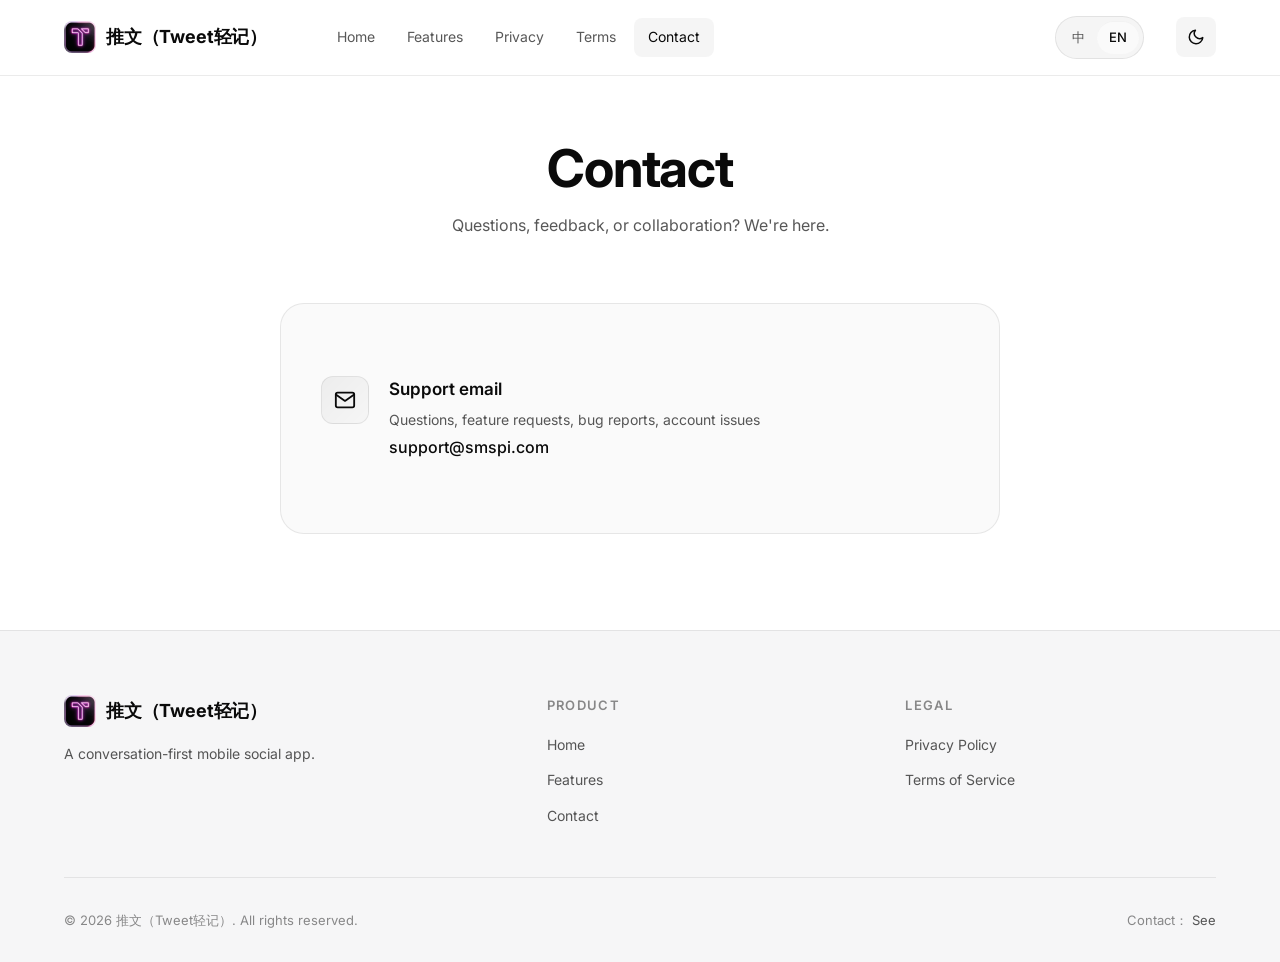
<file: contact.html>
<!DOCTYPE html>
<html lang="zh-CN">
  <head>
    <meta charset="UTF-8" />
    <meta name="viewport" content="width=device-width, initial-scale=1.0" />
    <title>联系我们 — 推文（Tweet轻记）</title>
    <meta
      name="description"
      class="zh"
      content="推文（Tweet轻记）联系方式：支持邮箱。"
    />
    <meta
      name="description"
      class="en"
      content="Contact 推文（Tweet轻记）: support email."
    />
    <meta name="theme-color" content="#000000" />
    <link rel="icon" type="image/png" href="assets/images/icon.png" />
    <link rel="apple-touch-icon" href="assets/images/icon.png" />
    <link
      rel="preconnect"
      href="https://fonts.googleapis.com"
      crossorigin
    />
    <link
      rel="preconnect"
      href="https://fonts.gstatic.com"
      crossorigin
    />
    <link
      href="https://fonts.googleapis.com/css2?family=Inter:wght@400;500;600;700&display=swap"
      rel="stylesheet"
    />
    <link rel="stylesheet" href="assets/css/style.css" />
    <script src="assets/js/theme.js"></script>
  </head>
  <body data-title-zh="联系我们 — 推文（Tweet轻记）" data-title-en="Contact — 推文（Tweet轻记）">
    <!-- 导航栏 -->
    <nav class="nav">
      <div class="container nav-inner">
        <a href="index.html" class="nav-logo">
          <img src="assets/images/icon.png" alt="推文（Tweet轻记）" />
          <span>推文（Tweet轻记）</span>
        </a>
        <div class="nav-links">
          <a href="index.html" class="nav-link">
            <span class="zh">首页</span>
            <span class="en">Home</span>
          </a>
          <a href="features.html" class="nav-link">
            <span class="zh">功能</span>
            <span class="en">Features</span>
          </a>
          <a href="privacy.html" class="nav-link">
            <span class="zh">隐私政策</span>
            <span class="en">Privacy</span>
          </a>
          <a href="terms.html" class="nav-link">
            <span class="zh">服务条款</span>
            <span class="en">Terms</span>
          </a>
          <a href="contact.html" class="nav-link">
            <span class="zh">联系我们</span>
            <span class="en">Contact</span>
          </a>
        </div>
        <div class="nav-spacer"></div>
        <div class="lang-switch" role="group" aria-label="Language">
          <button class="lang-btn" data-lang-btn="zh" type="button">
            中
          </button>
          <button class="lang-btn" data-lang-btn="en" type="button">
            EN
          </button>
        </div>
        <button class="theme-toggle" data-theme-toggle type="button" aria-label="切换主题">
          <svg class="icon-sun" viewBox="0 0 24 24" fill="none" stroke="currentColor" stroke-width="2" stroke-linecap="round" aria-hidden="true">
            <circle cx="12" cy="12" r="4" />
            <path d="M12 2v2M12 20v2M4.93 4.93l1.41 1.41M17.66 17.66l1.41 1.41M2 12h2M20 12h2M6.34 17.66l-1.41 1.41M19.07 4.93l-1.41 1.41" />
          </svg>
          <svg class="icon-moon" viewBox="0 0 24 24" fill="none" stroke="currentColor" stroke-width="2" stroke-linecap="round" stroke-linejoin="round" aria-hidden="true">
            <path d="M21 12.79A9 9 0 1 1 11.21 3 7 7 0 0 0 21 12.79z" />
          </svg>
        </button>
        <button
          class="nav-toggle"
          data-nav-toggle
          type="button"
          aria-label="Menu"
        >
          <span></span>
        </button>
      </div>
    </nav>

    <header class="legal">
      <div class="container">
        <div class="legal-header">
          <h1>
            <span class="zh">联系我们</span>
            <span class="en">Contact</span>
          </h1>
          <p>
            <span class="zh">有问题、反馈或合作意向？我们在这里。</span>
            <span class="en">Questions, feedback, or collaboration? We're here.</span>
          </p>
        </div>

        <div class="contact-card">
          <div class="contact-row">
            <div class="contact-icon">
              <svg
                viewBox="0 0 24 24"
                fill="none"
                stroke="currentColor"
                stroke-width="2"
                stroke-linecap="round"
                stroke-linejoin="round"
              >
                <path
                  d="M4 4h16c1.1 0 2 .9 2 2v12c0 1.1-.9 2-2 2H4c-1.1 0-2-.9-2-2V6c0-1.1.9-2 2-2z"
                />
                <polyline points="22,6 12,13 2,6" />
              </svg>
            </div>
            <div class="contact-info">
              <h3>
                <span class="zh">支持邮箱</span>
                <span class="en">Support email</span>
              </h3>
              <p>
                <span class="zh">问题反馈、功能建议、bug 报告、账号问题</span>
                <span class="en">Questions, feature requests, bug reports, account issues</span>
              </p>
              <a href="mailto:support@smspi.com">support@smspi.com</a>
            </div>
          </div>

        </div>

      </div>
    </header>

    <!-- 页脚 -->
    <footer class="footer">
      <div class="container">
        <div class="footer-grid">
          <div class="footer-brand">
            <a href="index.html" class="nav-logo">
              <img src="assets/images/icon.png" alt="推文（Tweet轻记）" />
              <span>推文（Tweet轻记）</span>
            </a>
            <p>
              <span class="zh">对话优先的移动社交 App。</span>
              <span class="en">A conversation-first mobile social app.</span>
            </p>
          </div>
          <div class="footer-col">
            <h4>
              <span class="zh">产品</span><span class="en">Product</span>
            </h4>
            <ul>
              <li>
                <a href="index.html"
                  ><span class="zh">首页</span
                  ><span class="en">Home</span></a
                >
              </li>
              <li>
                <a href="features.html"
                  ><span class="zh">功能</span
                  ><span class="en">Features</span></a
                >
              </li>
              <li>
                <a href="contact.html"
                  ><span class="zh">联系我们</span
                  ><span class="en">Contact</span></a
                >
              </li>
            </ul>
          </div>
          <div class="footer-col">
            <h4>
              <span class="zh">法律</span><span class="en">Legal</span>
            </h4>
            <ul>
              <li>
                <a href="privacy.html"
                  ><span class="zh">隐私政策</span
                  ><span class="en">Privacy Policy</span></a
                >
              </li>
              <li>
                <a href="terms.html"
                  ><span class="zh">服务条款</span
                  ><span class="en">Terms of Service</span></a
                >
              </li>
            </ul>
          </div>
        </div>
        <div class="footer-bottom">
          <div>© 2026 推文（Tweet轻记）. All rights reserved.</div>
          <div>
            <span class="zh">联系方式</span
            ><span class="en">Contact</span
            >：
            <a href="contact.html" style="color: var(--text-secondary)"
              ><span class="zh">查看</span
              ><span class="en">See</span></a
            >
          </div>
        </div>
      </div>
    </footer>

    <script src="assets/js/i18n.js"></script>
    <script src="assets/js/main.js"></script>
  </body>
</html>
</file>
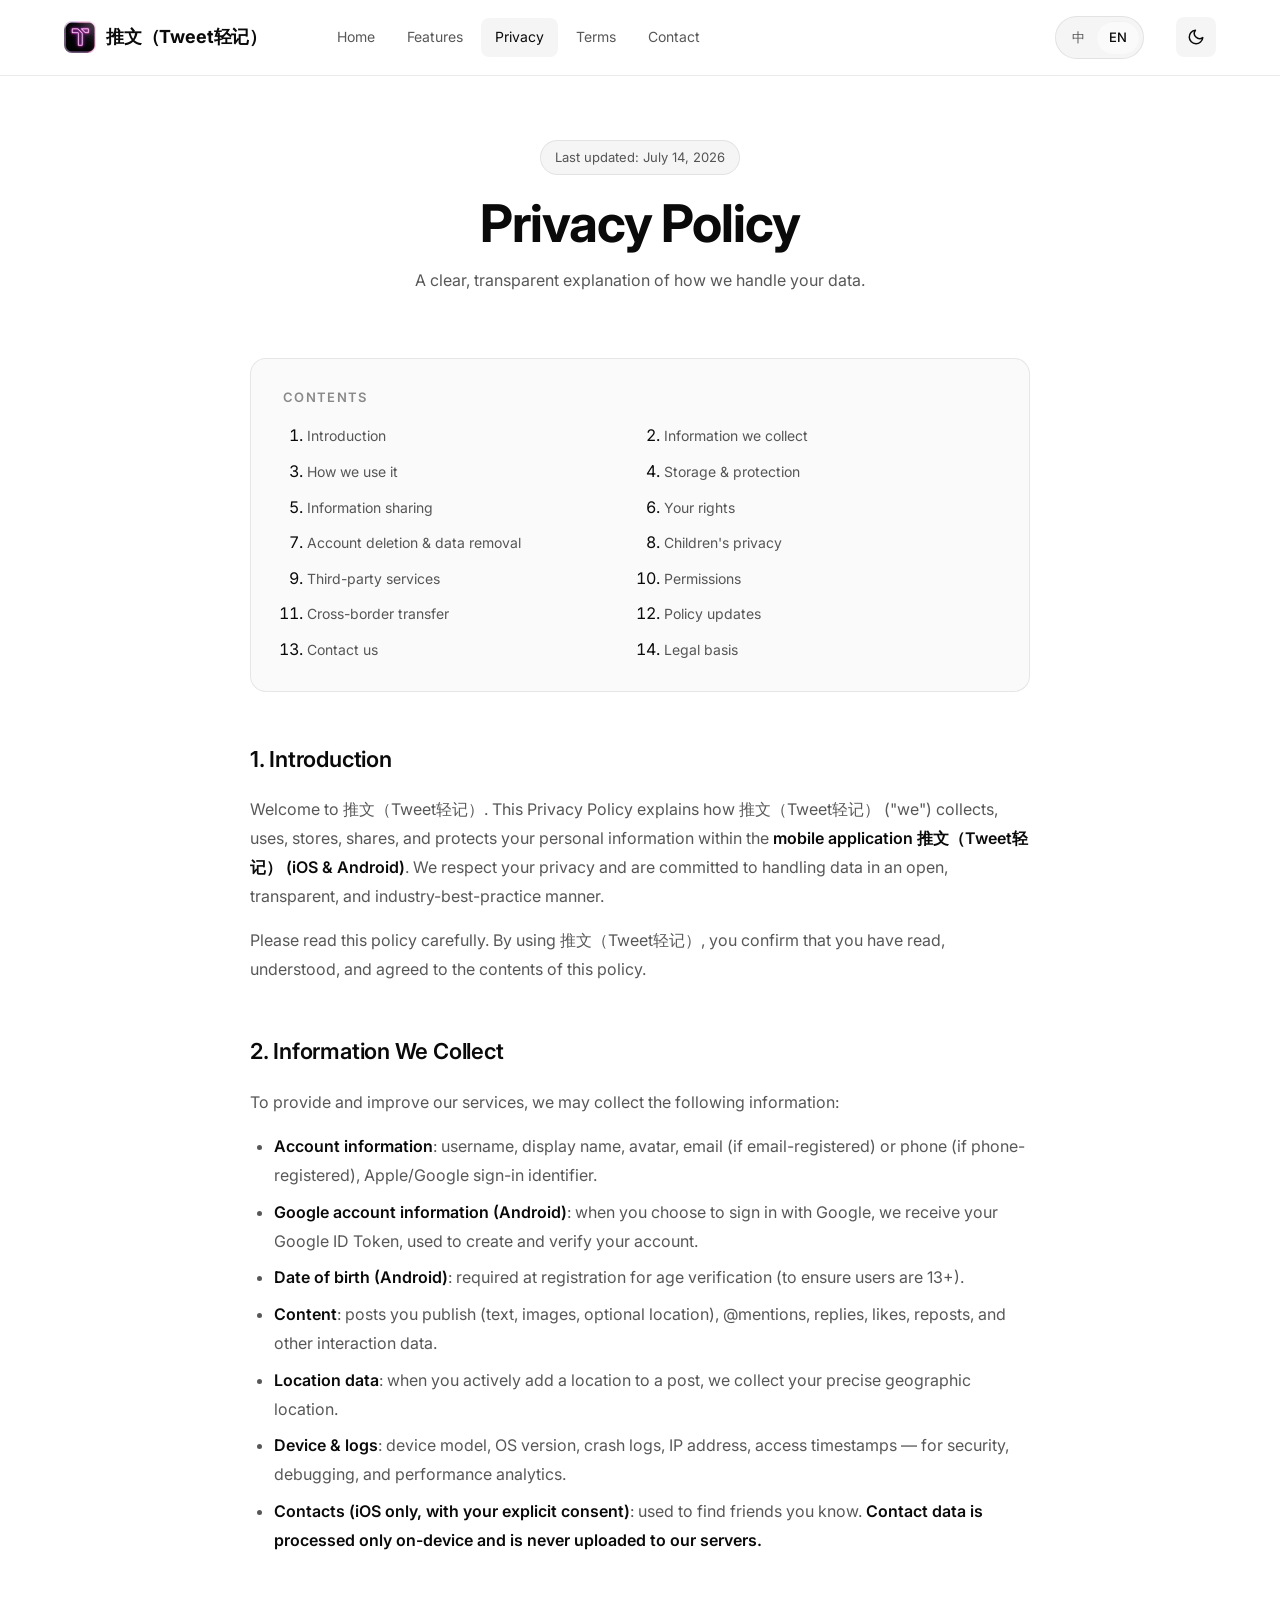
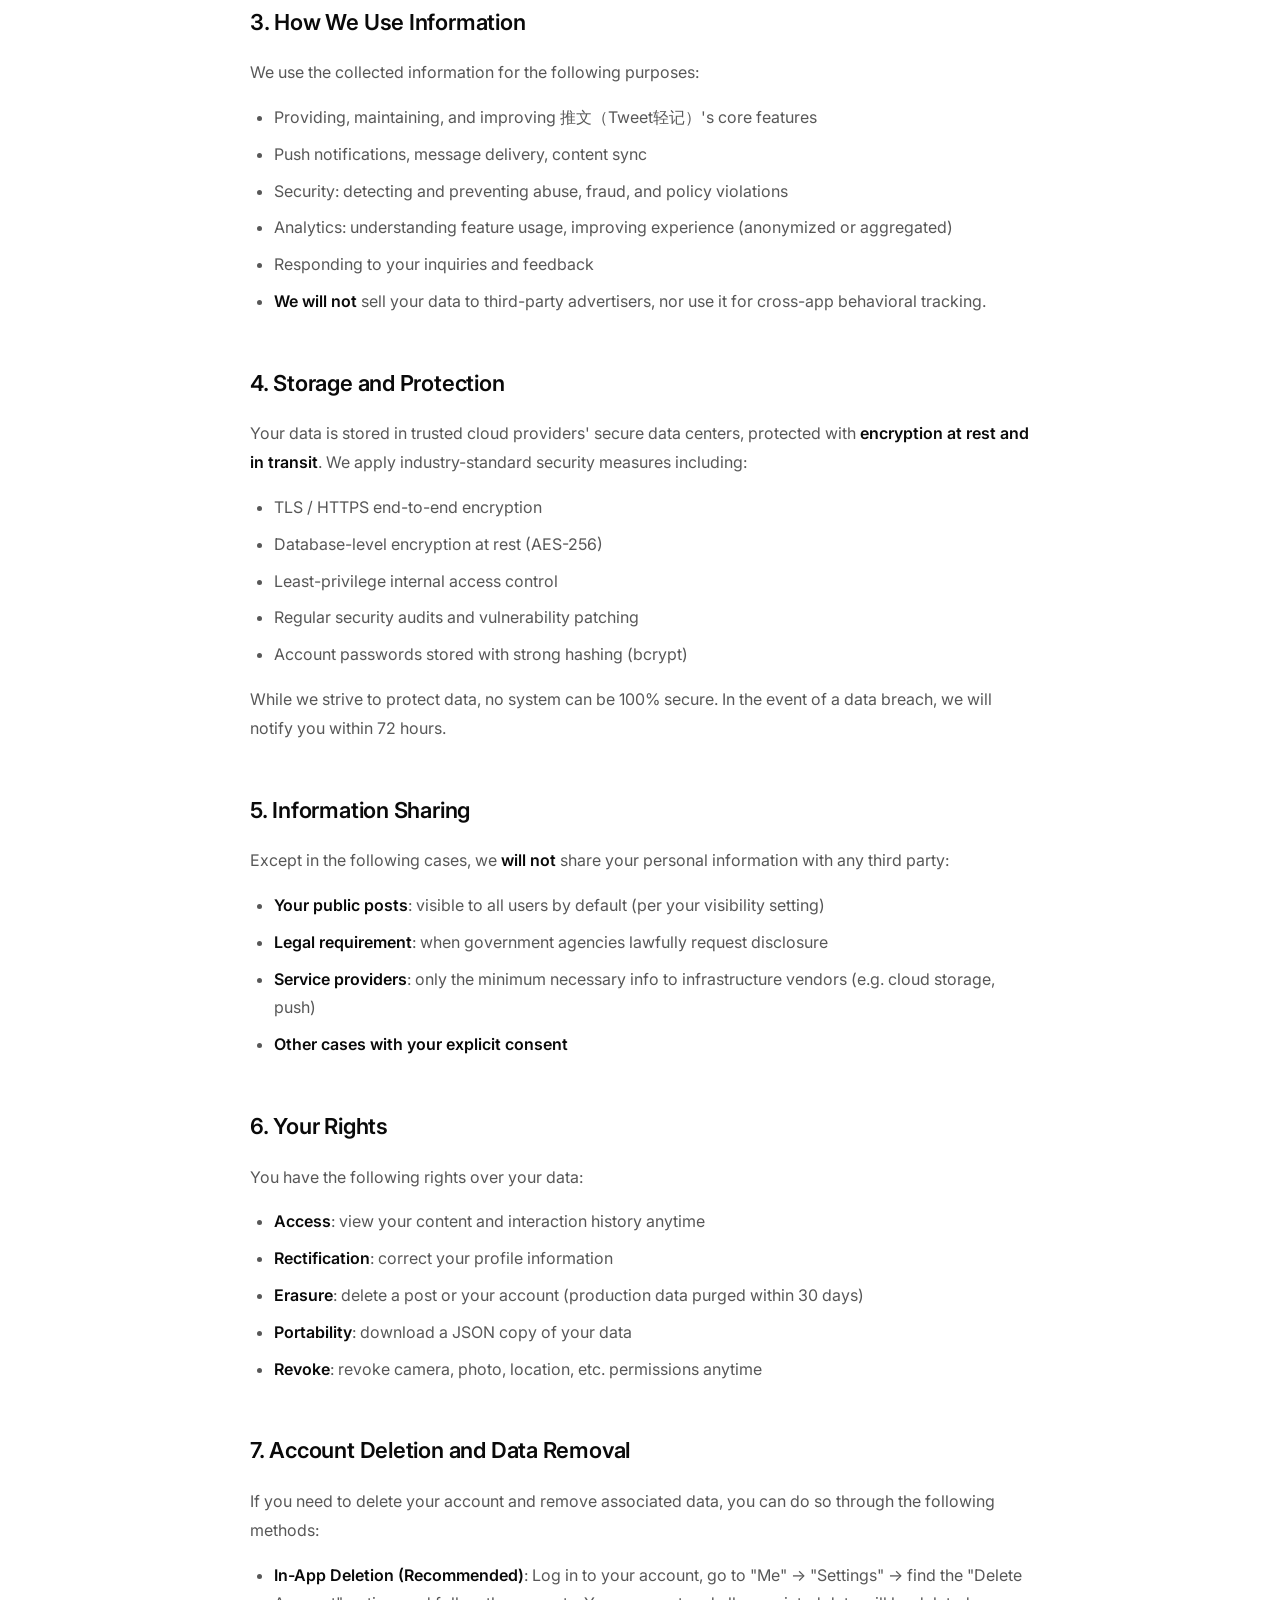
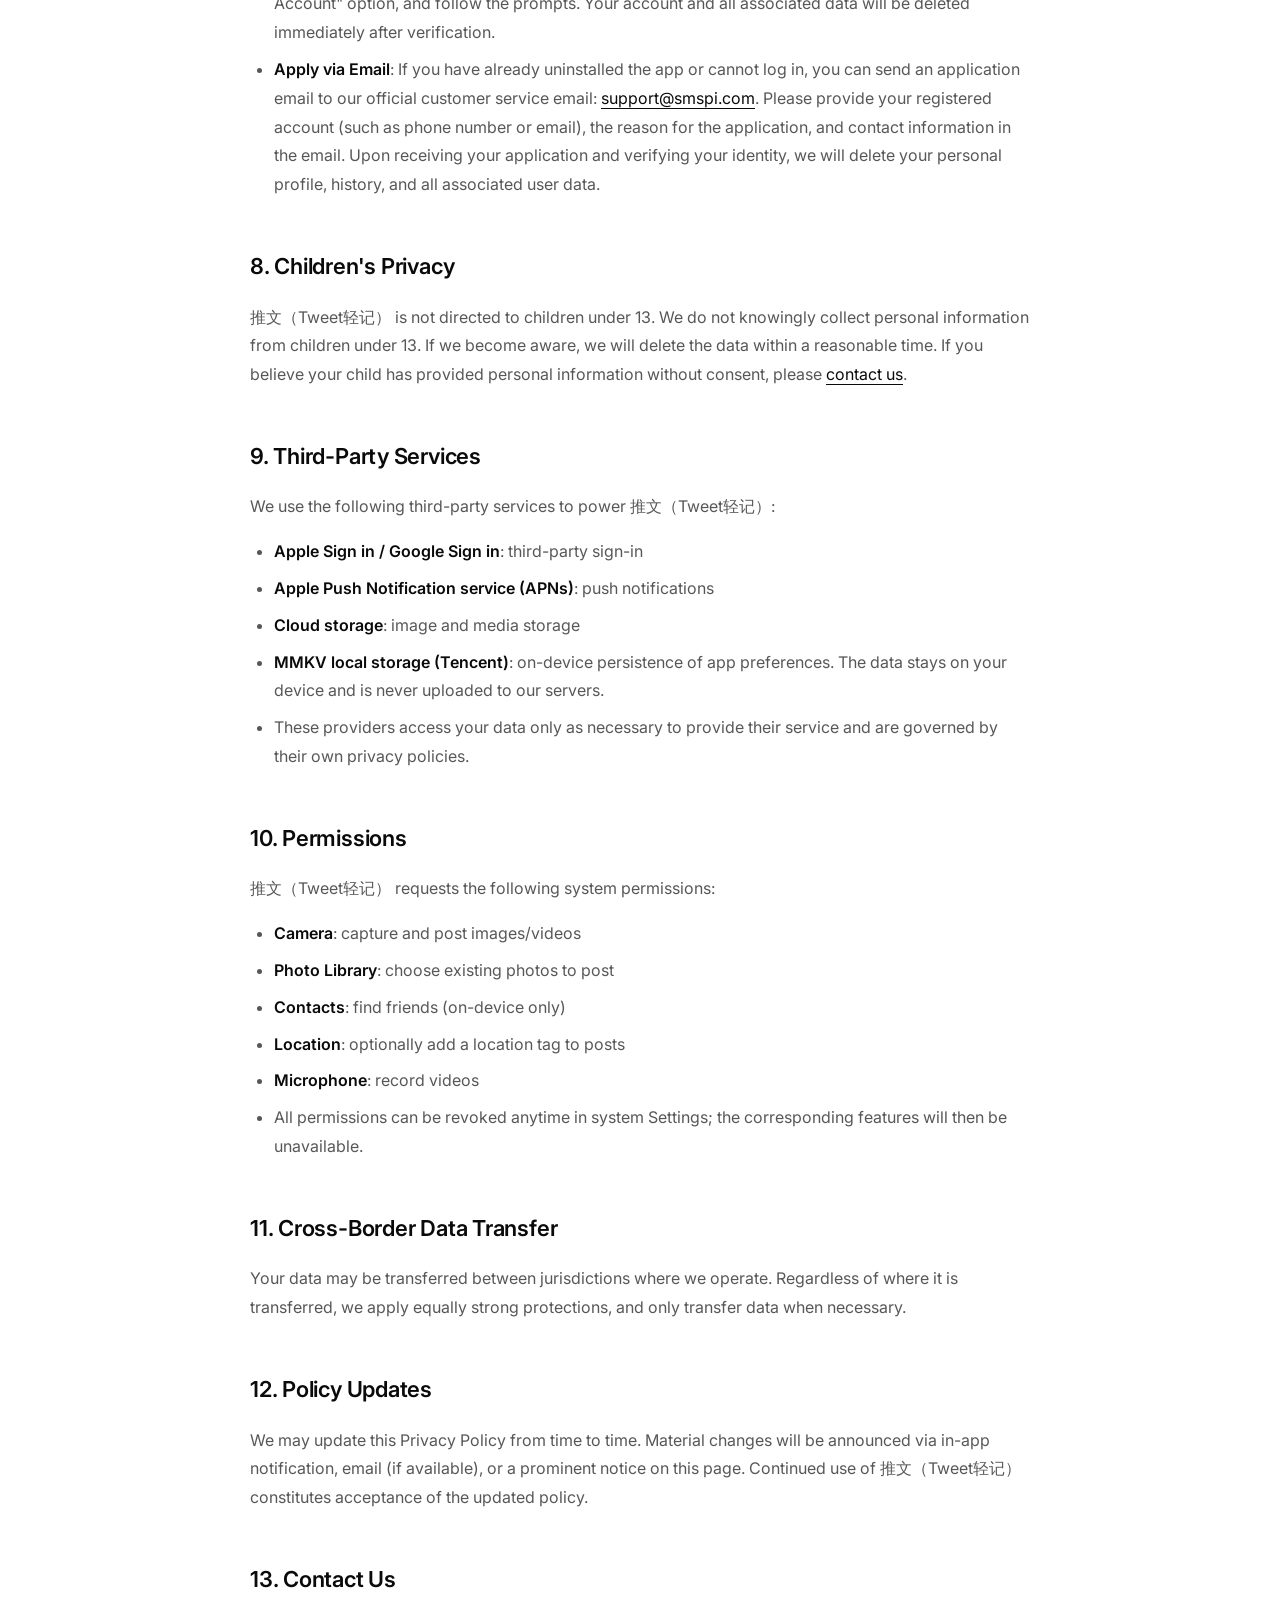
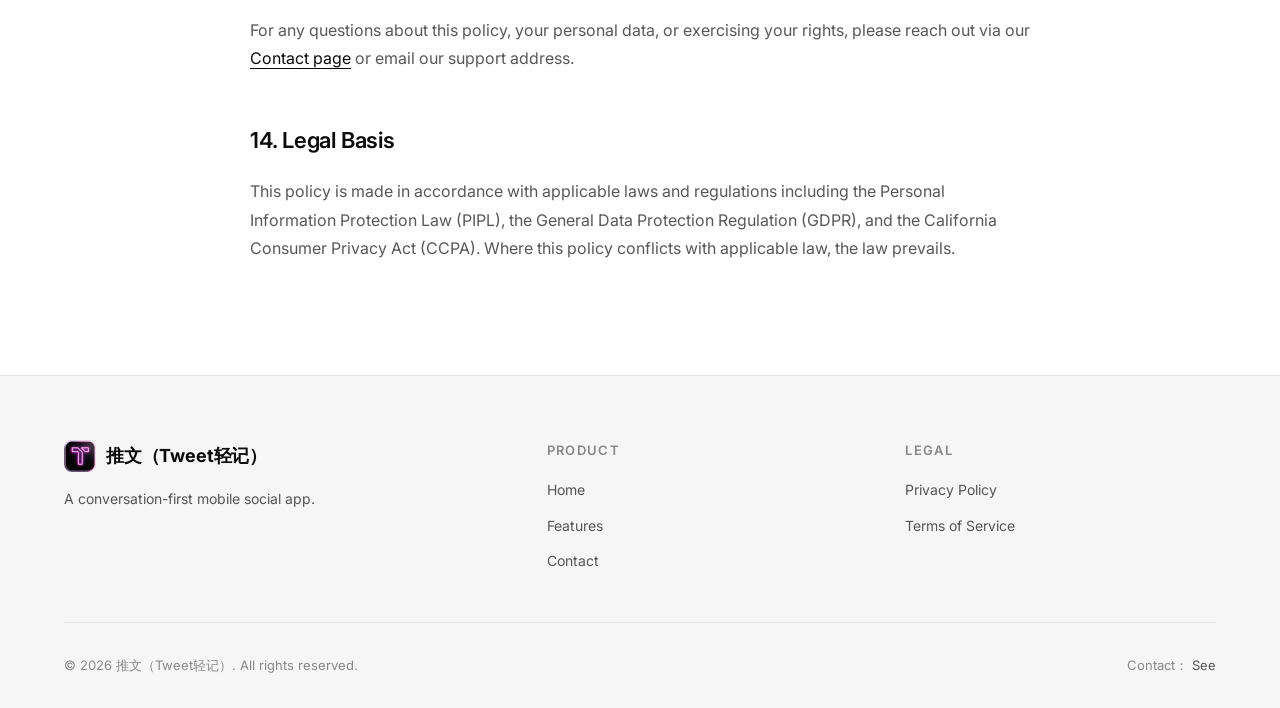
<file: privacy.html>
<!DOCTYPE html>
<html lang="zh-CN">
  <head>
    <meta charset="UTF-8" />
    <meta name="viewport" content="width=device-width, initial-scale=1.0" />
    <title>隐私政策 — 推文（Tweet轻记）</title>
    <meta
      name="description"
      class="zh"
      content="推文（Tweet轻记）隐私政策：14 章节，公开透明地说明我们如何收集、使用和保护你的数据。"
    />
    <meta
      name="description"
      class="en"
      content="推文（Tweet轻记） Privacy Policy: 14 sections describing how we collect, use, and protect your data — with full transparency."
    />
    <meta name="theme-color" content="#000000" />
    <link rel="icon" type="image/png" href="assets/images/icon.png" />
    <link rel="apple-touch-icon" href="assets/images/icon.png" />
    <link
      rel="preconnect"
      href="https://fonts.googleapis.com"
      crossorigin
    />
    <link
      rel="preconnect"
      href="https://fonts.gstatic.com"
      crossorigin
    />
    <link
      href="https://fonts.googleapis.com/css2?family=Inter:wght@400;500;600;700&display=swap"
      rel="stylesheet"
    />
    <link rel="stylesheet" href="assets/css/style.css" />
    <script src="assets/js/theme.js"></script>
  </head>
  <body data-title-zh="隐私政策 — 推文（Tweet轻记）" data-title-en="Privacy Policy — 推文（Tweet轻记）">
    <!-- 导航栏 -->
    <nav class="nav">
      <div class="container nav-inner">
        <a href="index.html" class="nav-logo">
          <img src="assets/images/icon.png" alt="推文（Tweet轻记）" />
          <span>推文（Tweet轻记）</span>
        </a>
        <div class="nav-links">
          <a href="index.html" class="nav-link">
            <span class="zh">首页</span>
            <span class="en">Home</span>
          </a>
          <a href="features.html" class="nav-link">
            <span class="zh">功能</span>
            <span class="en">Features</span>
          </a>
          <a href="privacy.html" class="nav-link">
            <span class="zh">隐私政策</span>
            <span class="en">Privacy</span>
          </a>
          <a href="terms.html" class="nav-link">
            <span class="zh">服务条款</span>
            <span class="en">Terms</span>
          </a>
          <a href="contact.html" class="nav-link">
            <span class="zh">联系我们</span>
            <span class="en">Contact</span>
          </a>
        </div>
        <div class="nav-spacer"></div>
        <div class="lang-switch" role="group" aria-label="Language">
          <button class="lang-btn" data-lang-btn="zh" type="button">
            中
          </button>
          <button class="lang-btn" data-lang-btn="en" type="button">
            EN
          </button>
        </div>
        <button class="theme-toggle" data-theme-toggle type="button" aria-label="切换主题">
          <svg class="icon-sun" viewBox="0 0 24 24" fill="none" stroke="currentColor" stroke-width="2" stroke-linecap="round" aria-hidden="true">
            <circle cx="12" cy="12" r="4" />
            <path d="M12 2v2M12 20v2M4.93 4.93l1.41 1.41M17.66 17.66l1.41 1.41M2 12h2M20 12h2M6.34 17.66l-1.41 1.41M19.07 4.93l-1.41 1.41" />
          </svg>
          <svg class="icon-moon" viewBox="0 0 24 24" fill="none" stroke="currentColor" stroke-width="2" stroke-linecap="round" stroke-linejoin="round" aria-hidden="true">
            <path d="M21 12.79A9 9 0 1 1 11.21 3 7 7 0 0 0 21 12.79z" />
          </svg>
        </button>
        <button
          class="nav-toggle"
          data-nav-toggle
          type="button"
          aria-label="Menu"
        >
          <span></span>
        </button>
      </div>
    </nav>

    <header class="legal">
      <div class="container">
        <div class="legal-header">
          <div class="legal-meta">
            <span class="zh">最后更新：2026 年 7 月 14 日</span>
            <span class="en">Last updated: July 14, 2026</span>
          </div>
          <h1>
            <span class="zh">隐私政策</span>
            <span class="en">Privacy Policy</span>
          </h1>
          <p>
            <span class="zh">公开透明地说明我们如何处理你的数据。</span>
            <span class="en">A clear, transparent explanation of how we handle your data.</span>
          </p>
        </div>

        <div class="legal-toc">
          <h3>
            <span class="zh">目录</span>
            <span class="en">Contents</span>
          </h3>
          <ol>
            <li><a href="#intro"><span class="zh">引言</span><span class="en">Introduction</span></a></li>
            <li><a href="#collect"><span class="zh">我们收集哪些信息</span><span class="en">Information we collect</span></a></li>
            <li><a href="#use"><span class="zh">用途</span><span class="en">How we use it</span></a></li>
            <li><a href="#storage"><span class="zh">存储和保护</span><span class="en">Storage & protection</span></a></li>
            <li><a href="#share"><span class="zh">信息共享</span><span class="en">Information sharing</span></a></li>
            <li><a href="#rights"><span class="zh">用户权利</span><span class="en">Your rights</span></a></li>
            <li><a href="#account-deletion"><span class="zh">账号注销与数据删除</span><span class="en">Account deletion & data removal</span></a></li>
            <li><a href="#children"><span class="zh">儿童隐私</span><span class="en">Children's privacy</span></a></li>
            <li><a href="#third"><span class="zh">第三方服务</span><span class="en">Third-party services</span></a></li>
            <li><a href="#permissions"><span class="zh">权限说明</span><span class="en">Permissions</span></a></li>
            <li><a href="#cross-border"><span class="zh">跨境数据传输</span><span class="en">Cross-border transfer</span></a></li>
            <li><a href="#updates"><span class="zh">政策更新</span><span class="en">Policy updates</span></a></li>
            <li><a href="#contact"><span class="zh">联系我们</span><span class="en">Contact us</span></a></li>
            <li><a href="#legal"><span class="zh">法律基础</span><span class="en">Legal basis</span></a></li>
          </ol>
        </div>

        <div class="legal-body">
          <h2 id="intro">
            <span class="zh">1. 引言</span>
            <span class="en">1. Introduction</span>
          </h2>
          <p>
            <span class="zh"
              >欢迎使用推文（Tweet轻记）。本隐私政策说明推文（Tweet轻记）（以下简称"我们"）在
              <strong>移动应用推文（Tweet轻记）（iOS 与 Android）</strong>
              中如何收集、使用、存储、共享和保护你的个人信息。我们重视你的隐私，致力于以公开、透明、符合业界最佳实践的方式处理数据。</span
            >
            <span class="en"
              >Welcome to 推文（Tweet轻记）. This Privacy Policy explains how 推文（Tweet轻记） ("we")
              collects, uses, stores, shares, and protects your personal
              information within the
              <strong>mobile application 推文（Tweet轻记） (iOS &amp; Android)</strong>. We respect your
              privacy and are committed to handling data in an open,
              transparent, and industry-best-practice manner.</span
            >
          </p>
          <p>
            <span class="zh"
              >请仔细阅读本政策。使用推文（Tweet轻记）即表示你已阅读、理解并同意本政策的全部内容。</span
            >
            <span class="en"
              >Please read this policy carefully. By using 推文（Tweet轻记）, you confirm
              that you have read, understood, and agreed to the contents of
              this policy.</span
            >
          </p>

          <h2 id="collect">
            <span class="zh">2. 我们收集哪些信息</span>
            <span class="en">2. Information We Collect</span>
          </h2>
          <p>
            <span class="zh">为了提供和改善服务，我们可能收集以下信息：</span>
            <span class="en"
              >To provide and improve our services, we may collect the
              following information:</span
            >
          </p>
          <ul>
            <li>
              <span class="zh"><strong>账号信息</strong>：用户名、显示名、头像、邮箱（如使用邮箱注册）或手机号（如使用手机注册）、Apple/Google 登录标识。</span>
              <span class="en"><strong>Account information</strong>: username, display name, avatar, email (if email-registered) or phone (if phone-registered), Apple/Google sign-in identifier.</span>
            </li>
            <li>
              <span class="zh"><strong>Google 账号信息（Android）</strong>：当你选择使用 Google 登录时，我们会收到你的 Google ID Token，用于创建和验证你的账号。</span>
              <span class="en"><strong>Google account information (Android)</strong>: when you choose to sign in with Google, we receive your Google ID Token, used to create and verify your account.</span>
            </li>
            <li>
              <span class="zh"><strong>出生日期（Android）</strong>：注册时必填，用于年龄验证（确保 13 岁以上）。</span>
              <span class="en"><strong>Date of birth (Android)</strong>: required at registration for age verification (to ensure users are 13+).</span>
            </li>
            <li>
              <span class="zh"><strong>内容信息</strong>：你发布的贴文（含文字、图片、可选位置标签）、@提及、回复、点赞、转发等互动数据。</span>
              <span class="en"><strong>Content</strong>: posts you publish (text, images, optional location), @mentions, replies, likes, reposts, and other interaction data.</span>
            </li>
            <li>
              <span class="zh"><strong>位置数据</strong>：当你主动在帖子中添加位置时，我们会收集你的精确地理位置。</span>
              <span class="en"><strong>Location data</strong>: when you actively add a location to a post, we collect your precise geographic location.</span>
            </li>
            <li>
              <span class="zh"><strong>设备与日志</strong>：设备型号、系统版本、崩溃日志、IP 地址、访问时间戳（用于安全、调试和性能分析）。</span>
              <span class="en"><strong>Device & logs</strong>: device model, OS version, crash logs, IP address, access timestamps — for security, debugging, and performance analytics.</span>
            </li>
            <li>
              <span class="zh"><strong>通讯录（仅 iOS，且需你明确授权后）</strong>：用于查找你认识的好友。<strong>通讯录数据仅在本机处理，不会上传至我们的服务器。</strong></span>
              <span class="en"><strong>Contacts (iOS only, with your explicit consent)</strong>: used to find friends you know. <strong>Contact data is processed only on-device and is never uploaded to our servers.</strong></span>
            </li>
          </ul>

          <h2 id="use">
            <span class="zh">3. 用途</span>
            <span class="en">3. How We Use Information</span>
          </h2>
          <p>
            <span class="zh">我们使用收集到的信息用于以下目的：</span>
            <span class="en"
              >We use the collected information for the following
              purposes:</span
            >
          </p>
          <ul>
            <li>
              <span class="zh">提供、维护、改善推文（Tweet轻记）的核心功能</span>
              <span class="en">Providing, maintaining, and improving 推文（Tweet轻记）'s core features</span>
            </li>
            <li>
              <span class="zh">推送通知、消息投递、内容同步</span>
              <span class="en">Push notifications, message delivery, content sync</span>
            </li>
            <li>
              <span class="zh">安全防护：识别并阻止滥用、欺诈、违规内容</span>
              <span class="en">Security: detecting and preventing abuse, fraud, and policy violations</span>
            </li>
            <li>
              <span class="zh">产品分析：了解功能使用情况、改进体验（数据匿名化或聚合化处理）</span>
              <span class="en">Analytics: understanding feature usage, improving experience (anonymized or aggregated)</span>
            </li>
            <li>
              <span class="zh">响应你的咨询与反馈</span>
              <span class="en">Responding to your inquiries and feedback</span>
            </li>
            <li>
              <span class="zh"><strong>我们不会</strong>将你的数据出售给第三方广告商，也不会用于跨 App 行为追踪。</span>
              <span class="en"><strong>We will not</strong> sell your data to third-party advertisers, nor use it for cross-app behavioral tracking.</span>
            </li>
          </ul>

          <h2 id="storage">
            <span class="zh">4. 存储和保护</span>
            <span class="en">4. Storage and Protection</span>
          </h2>
          <p>
            <span class="zh"
              >你的数据存储在受信云服务提供商的安全数据中心，<strong>采用静态加密 + 传输加密</strong> 双层保护。我们采用业界标准的安全措施，包括：</span
            >
            <span class="en"
              >Your data is stored in trusted cloud providers' secure data
              centers, protected with
              <strong>encryption at rest and in transit</strong>. We apply
              industry-standard security measures including:</span
            >
          </p>
          <ul>
            <li>
              <span class="zh">TLS/HTTPS 全链路加密</span>
              <span class="en">TLS / HTTPS end-to-end encryption</span>
            </li>
            <li>
              <span class="zh">数据库静态加密（AES-256）</span>
              <span class="en">Database-level encryption at rest (AES-256)</span>
            </li>
            <li>
              <span class="zh">最小权限原则的内部访问控制</span>
              <span class="en">Least-privilege internal access control</span>
            </li>
            <li>
              <span class="zh">定期安全审计与漏洞修复</span>
              <span class="en">Regular security audits and vulnerability patching</span>
            </li>
            <li>
              <span class="zh">账号密码使用强哈希算法（bcrypt）存储</span>
              <span class="en">Account passwords stored with strong hashing (bcrypt)</span>
            </li>
          </ul>
          <p>
            <span class="zh"
              >尽管我们尽力保护数据安全，但没有任何系统能保证 100%
              安全。如发生数据泄露，我们将在 72 小时内通知你。</span
            >
            <span class="en"
              >While we strive to protect data, no system can be 100% secure.
              In the event of a data breach, we will notify you within 72
              hours.</span
            >
          </p>

          <h2 id="share">
            <span class="zh">5. 信息共享</span>
            <span class="en">5. Information Sharing</span>
          </h2>
          <p>
            <span class="zh"
              >除下列情况外，我们<strong>不会</strong>与任何第三方共享你的个人信息：</span
            >
            <span class="en"
              >Except in the following cases, we
              <strong>will not</strong> share your personal information with
              any third party:</span
            >
          </p>
          <ul>
            <li>
              <span class="zh"><strong>你的公开贴文</strong>：默认对所有用户可见（与你选择的可见性设置一致）</span>
              <span class="en"><strong>Your public posts</strong>: visible to all users by default (per your visibility setting)</span>
            </li>
            <li>
              <span class="zh"><strong>法律要求</strong>：当政府部门依法要求披露时</span>
              <span class="en"><strong>Legal requirement</strong>: when government agencies lawfully request disclosure</span>
            </li>
            <li>
              <span class="zh"><strong>服务商</strong>：仅向为我们提供基础设施的服务商（如云存储、推送服务）披露最少必要信息</span>
              <span class="en"><strong>Service providers</strong>: only the minimum necessary info to infrastructure vendors (e.g. cloud storage, push)</span>
            </li>
            <li>
              <span class="zh"><strong>你明确同意</strong>的其他情况</span>
              <span class="en"><strong>Other cases with your explicit consent</strong></span>
            </li>
          </ul>

          <h2 id="rights">
            <span class="zh">6. 用户权利</span>
            <span class="en">6. Your Rights</span>
          </h2>
          <p>
            <span class="zh">你对自己的数据拥有以下权利：</span>
            <span class="en">You have the following rights over your data:</span>
          </p>
          <ul>
            <li>
              <span class="zh"><strong>访问</strong>：随时查看你发布的内容与互动记录</span>
              <span class="en"><strong>Access</strong>: view your content and interaction history anytime</span>
            </li>
            <li>
              <span class="zh"><strong>更正</strong>：修改你的个人资料</span>
              <span class="en"><strong>Rectification</strong>: correct your profile information</span>
            </li>
            <li>
              <span class="zh"><strong>删除</strong>：删除已发布的贴文或注销账号（数据将在 30 天内从生产环境清除）</span>
              <span class="en"><strong>Erasure</strong>: delete a post or your account (production data purged within 30 days)</span>
            </li>
            <li>
              <span class="zh"><strong>导出</strong>：以 JSON 格式下载你的数据副本</span>
              <span class="en"><strong>Portability</strong>: download a JSON copy of your data</span>
            </li>
            <li>
              <span class="zh"><strong>撤回授权</strong>：随时撤回对相机、相册、位置等权限的授权</span>
              <span class="en"><strong>Revoke</strong>: revoke camera, photo, location, etc. permissions anytime</span>
            </li>
          </ul>

          <h2 id="account-deletion">
            <span class="zh">7. 账号注销与数据删除</span>
            <span class="en">7. Account Deletion and Data Removal</span>
          </h2>
          <p>
            <span class="zh">如果您需要注销账号并删除相关数据，您可以通过以下方式进行：</span>
            <span class="en">If you need to delete your account and remove associated data, you can do so through the following methods:</span>
          </p>
          <ul>
            <li>
              <span class="zh"><strong>应用内注销（推荐）</strong>：登录您的账号，前往“我的” -&gt; “设置” -&gt; 找到“注销账号”选项，按照提示操作，您的账号和所有关联数据将在验证后立即删除。</span>
              <span class="en"><strong>In-App Deletion (Recommended)</strong>: Log in to your account, go to "Me" -&gt; "Settings" -&gt; find the "Delete Account" option, and follow the prompts. Your account and all associated data will be deleted immediately after verification.</span>
            </li>
            <li>
              <span class="zh"><strong>通过电子邮件申请</strong>：如果您已经卸载了应用或无法登录，您可以发送申请邮件至我们的官方客服邮箱：<a href="mailto:support@smspi.com">support@smspi.com</a>。请在邮件中提供您的注册账号（如手机号或电子邮箱）、申请原因以及联系方式。我们在收到您的注销申请并核实身份后，删除您的个人资料、历史记录及所有相关用户数据。</span>
              <span class="en"><strong>Apply via Email</strong>: If you have already uninstalled the app or cannot log in, you can send an application email to our official customer service email: <a href="mailto:support@smspi.com">support@smspi.com</a>. Please provide your registered account (such as phone number or email), the reason for the application, and contact information in the email. Upon receiving your application and verifying your identity, we will delete your personal profile, history, and all associated user data.</span>
            </li>
          </ul>

          <h2 id="children">
            <span class="zh">8. 儿童隐私</span>
            <span class="en">8. Children's Privacy</span>
          </h2>
          <p>
            <span class="zh"
              >推文（Tweet轻记）不面向 13 岁以下儿童。我们不会故意收集 13 岁以下儿童的个人信息。如发现，我们将在合理时间内删除相关数据。父母或监护人如发现孩子未经同意提供了个人信息，请通过
              <a href="contact.html">联系我们</a>。</span
            >
            <span class="en"
              >推文（Tweet轻记） is not directed to children under 13. We do not knowingly
              collect personal information from children under 13. If we
              become aware, we will delete the data within a reasonable time.
              If you believe your child has provided personal information
              without consent, please <a href="contact.html">contact us</a>.</span
            >
          </p>

          <h2 id="third">
            <span class="zh">9. 第三方服务</span>
            <span class="en">9. Third-Party Services</span>
          </h2>
          <p>
            <span class="zh">我们使用以下第三方服务来提供推文（Tweet轻记）的核心功能：</span>
            <span class="en">We use the following third-party services to power 推文（Tweet轻记）:</span>
          </p>
          <ul>
            <li>
              <span class="zh"><strong>Apple Sign in / Google Sign in</strong>：第三方登录</span>
              <span class="en"><strong>Apple Sign in / Google Sign in</strong>: third-party sign-in</span>
            </li>
            <li>
              <span class="zh"><strong>Apple Push Notification service (APNs)</strong>：推送通知</span>
              <span class="en"><strong>Apple Push Notification service (APNs)</strong>: push notifications</span>
            </li>
            <li>
              <span class="zh"><strong>云存储</strong>：图片、媒体文件存储</span>
              <span class="en"><strong>Cloud storage</strong>: image and media storage</span>
            </li>
            <li>
              <span class="zh"><strong>MMKV 本地存储（腾讯 Tencent）</strong>：本地偏好设置持久化。数据仅保存在你的设备上，不上传至我们的服务器。</span>
              <span class="en"><strong>MMKV local storage (Tencent)</strong>: on-device persistence of app preferences. The data stays on your device and is never uploaded to our servers.</span>
            </li>
            <li>
              <span class="zh">这些服务商仅在为提供对应服务所必需的范围内接触你的数据，并受到其各自隐私政策的约束。</span>
              <span class="en">These providers access your data only as necessary to provide their service and are governed by their own privacy policies.</span>
            </li>
          </ul>

          <h2 id="permissions">
            <span class="zh">10. 权限说明</span>
            <span class="en">10. Permissions</span>
          </h2>
          <p>
            <span class="zh">推文（Tweet轻记）申请以下系统权限：</span>
            <span class="en">推文（Tweet轻记） requests the following system permissions:</span>
          </p>
          <ul>
            <li>
              <span class="zh"><strong>相机</strong>：用于拍摄并发布图片/视频贴文</span>
              <span class="en"><strong>Camera</strong>: capture and post images/videos</span>
            </li>
            <li>
              <span class="zh"><strong>相册</strong>：用于选择已拍摄的照片发布</span>
              <span class="en"><strong>Photo Library</strong>: choose existing photos to post</span>
            </li>
            <li>
              <span class="zh"><strong>通讯录</strong>：用于查找好友（仅在本机处理）</span>
              <span class="en"><strong>Contacts</strong>: find friends (on-device only)</span>
            </li>
            <li>
              <span class="zh"><strong>位置</strong>：可选添加位置标签到贴文</span>
              <span class="en"><strong>Location</strong>: optionally add a location tag to posts</span>
            </li>
            <li>
              <span class="zh"><strong>麦克风</strong>：用于录制视频贴文</span>
              <span class="en"><strong>Microphone</strong>: record videos</span>
            </li>
            <li>
              <span class="zh">所有权限均可由你在系统「设置」中随时关闭，关闭后对应功能将不可用。</span>
              <span class="en">All permissions can be revoked anytime in system Settings; the corresponding features will then be unavailable.</span>
            </li>
          </ul>

          <h2 id="cross-border">
            <span class="zh">11. 跨境数据传输</span>
            <span class="en">11. Cross-Border Data Transfer</span>
          </h2>
          <p>
            <span class="zh"
              >你的数据可能在我们运营所在的不同司法管辖区之间传输。无论在哪里传输，我们都会采取同等强度的保护措施，并仅在必要时进行传输。</span
            >
            <span class="en"
              >Your data may be transferred between jurisdictions where we
              operate. Regardless of where it is transferred, we apply
              equally strong protections, and only transfer data when
              necessary.</span
            >
          </p>

          <h2 id="updates">
            <span class="zh">12. 政策更新</span>
            <span class="en">12. Policy Updates</span>
          </h2>
          <p>
            <span class="zh"
              >我们可能不时更新本隐私政策。重大变更将通过应用内通知、邮件（如有）或本页面显著公告告知。继续使用推文（Tweet轻记）即视为你接受更新后的政策。</span
            >
            <span class="en"
              >We may update this Privacy Policy from time to time. Material
              changes will be announced via in-app notification, email (if
              available), or a prominent notice on this page. Continued use
              of 推文（Tweet轻记） constitutes acceptance of the updated policy.</span
            >
          </p>

          <h2 id="contact">
            <span class="zh">13. 联系我们</span>
            <span class="en">13. Contact Us</span>
          </h2>
          <p>
            <span class="zh"
              >如你对本政策、个人数据或行使你的权利有任何疑问，请通过
              <a href="contact.html">联系我们页面</a> 提交请求，或发送邮件至我们的支持邮箱。</span
            >
            <span class="en"
              >For any questions about this policy, your personal data, or
              exercising your rights, please reach out via our
              <a href="contact.html">Contact page</a> or email our support
              address.</span
            >
          </p>

          <h2 id="legal">
            <span class="zh">14. 法律基础</span>
            <span class="en">14. Legal Basis</span>
          </h2>
          <p>
            <span class="zh"
              >本政策依据《个人信息保护法》、《通用数据保护条例》（GDPR）、《加州消费者隐私法》（CCPA）等适用法律法规制定。如本政策与法律冲突，以法律为准。</span
            >
            <span class="en"
              >This policy is made in accordance with applicable laws and
              regulations including the Personal Information Protection Law
              (PIPL), the General Data Protection Regulation (GDPR), and the
              California Consumer Privacy Act (CCPA). Where this policy
              conflicts with applicable law, the law prevails.</span
            >
          </p>
        </div>
      </div>
    </header>

    <!-- 页脚 -->
    <footer class="footer">
      <div class="container">
        <div class="footer-grid">
          <div class="footer-brand">
            <a href="index.html" class="nav-logo">
              <img src="assets/images/icon.png" alt="推文（Tweet轻记）" />
              <span>推文（Tweet轻记）</span>
            </a>
            <p>
              <span class="zh">对话优先的移动社交 App。</span>
              <span class="en">A conversation-first mobile social app.</span>
            </p>
          </div>
          <div class="footer-col">
            <h4>
              <span class="zh">产品</span><span class="en">Product</span>
            </h4>
            <ul>
              <li>
                <a href="index.html"
                  ><span class="zh">首页</span
                  ><span class="en">Home</span></a
                >
              </li>
              <li>
                <a href="features.html"
                  ><span class="zh">功能</span
                  ><span class="en">Features</span></a
                >
              </li>
              <li>
                <a href="contact.html"
                  ><span class="zh">联系我们</span
                  ><span class="en">Contact</span></a
                >
              </li>
            </ul>
          </div>
          <div class="footer-col">
            <h4>
              <span class="zh">法律</span><span class="en">Legal</span>
            </h4>
            <ul>
              <li>
                <a href="privacy.html"
                  ><span class="zh">隐私政策</span
                  ><span class="en">Privacy Policy</span></a
                >
              </li>
              <li>
                <a href="terms.html"
                  ><span class="zh">服务条款</span
                  ><span class="en">Terms of Service</span></a
                >
              </li>
            </ul>
          </div>
        </div>
        <div class="footer-bottom">
          <div>© 2026 推文（Tweet轻记）. All rights reserved.</div>
          <div>
            <span class="zh">联系方式</span
            ><span class="en">Contact</span
            >：
            <a href="contact.html" style="color: var(--text-secondary)"
              ><span class="zh">查看</span
              ><span class="en">See</span></a
            >
          </div>
        </div>
      </div>
    </footer>

    <script src="assets/js/i18n.js"></script>
    <script src="assets/js/main.js"></script>
  </body>
</html>
</file>
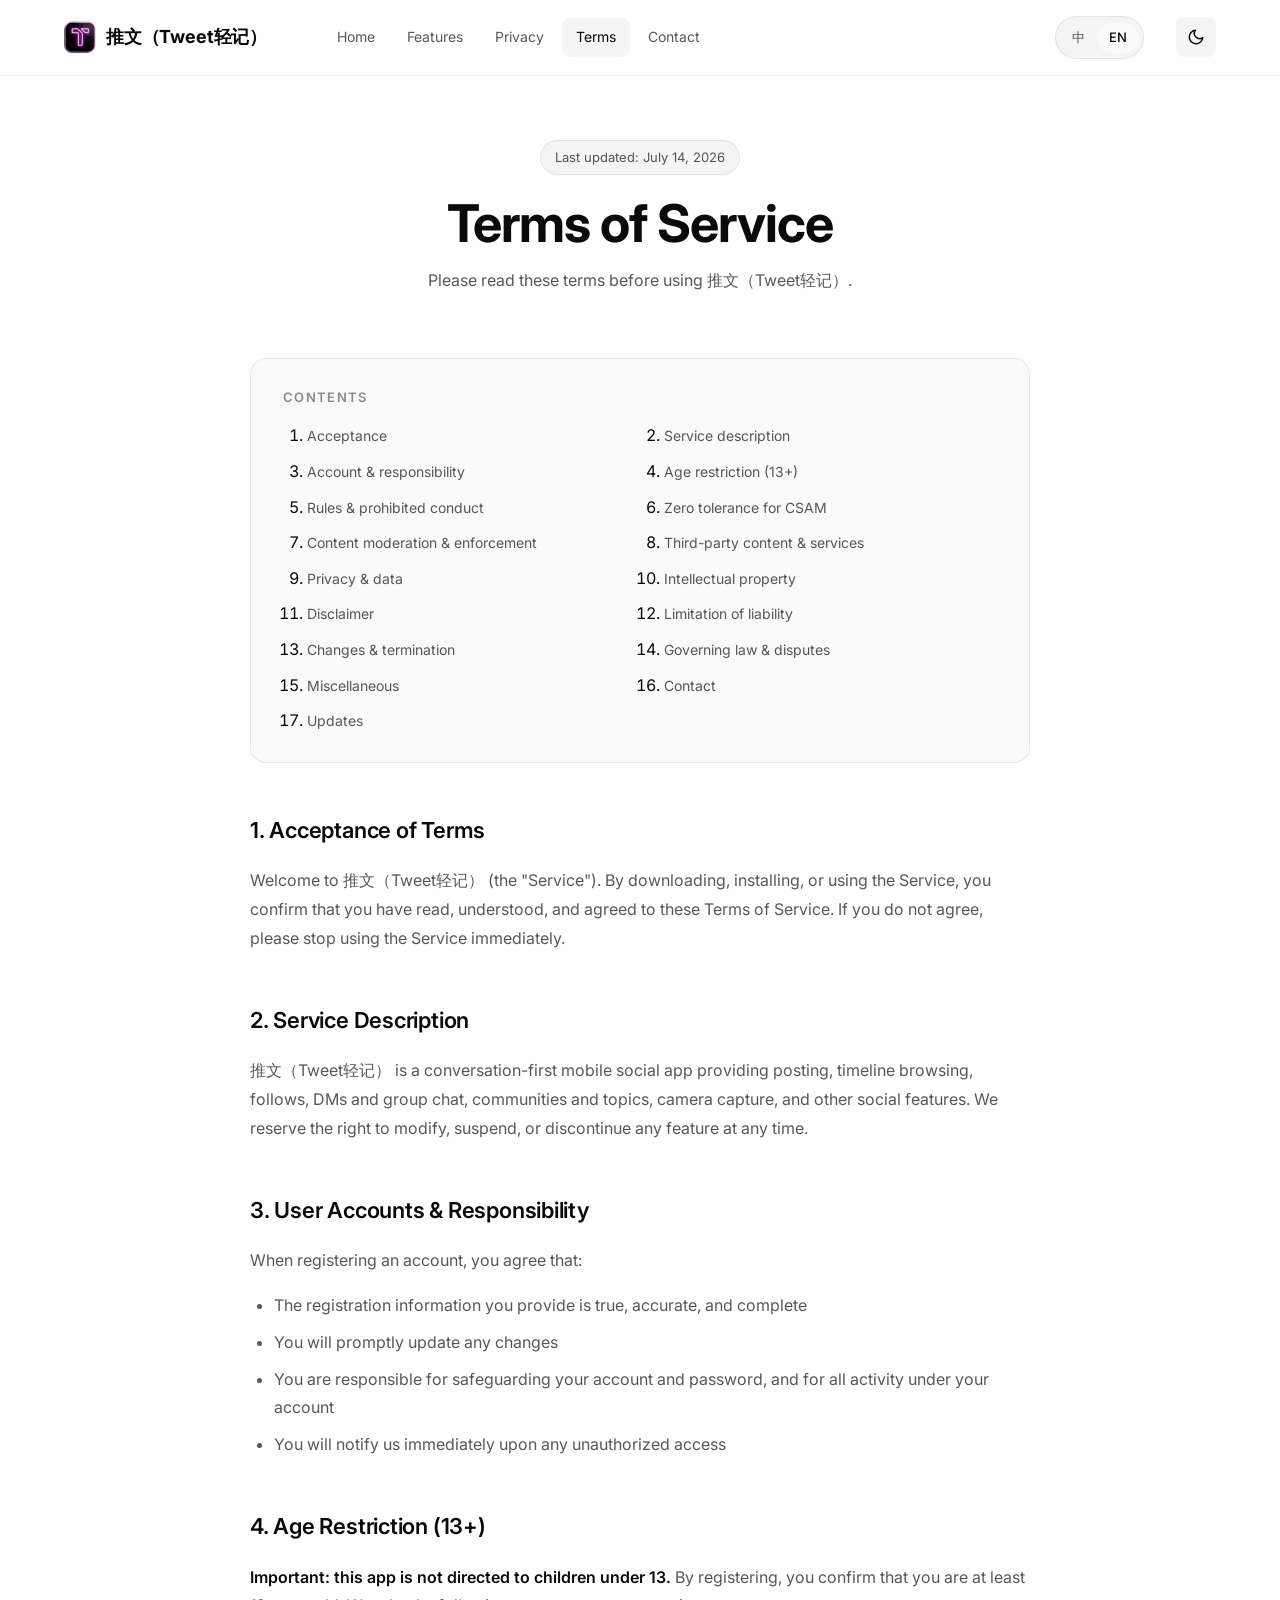
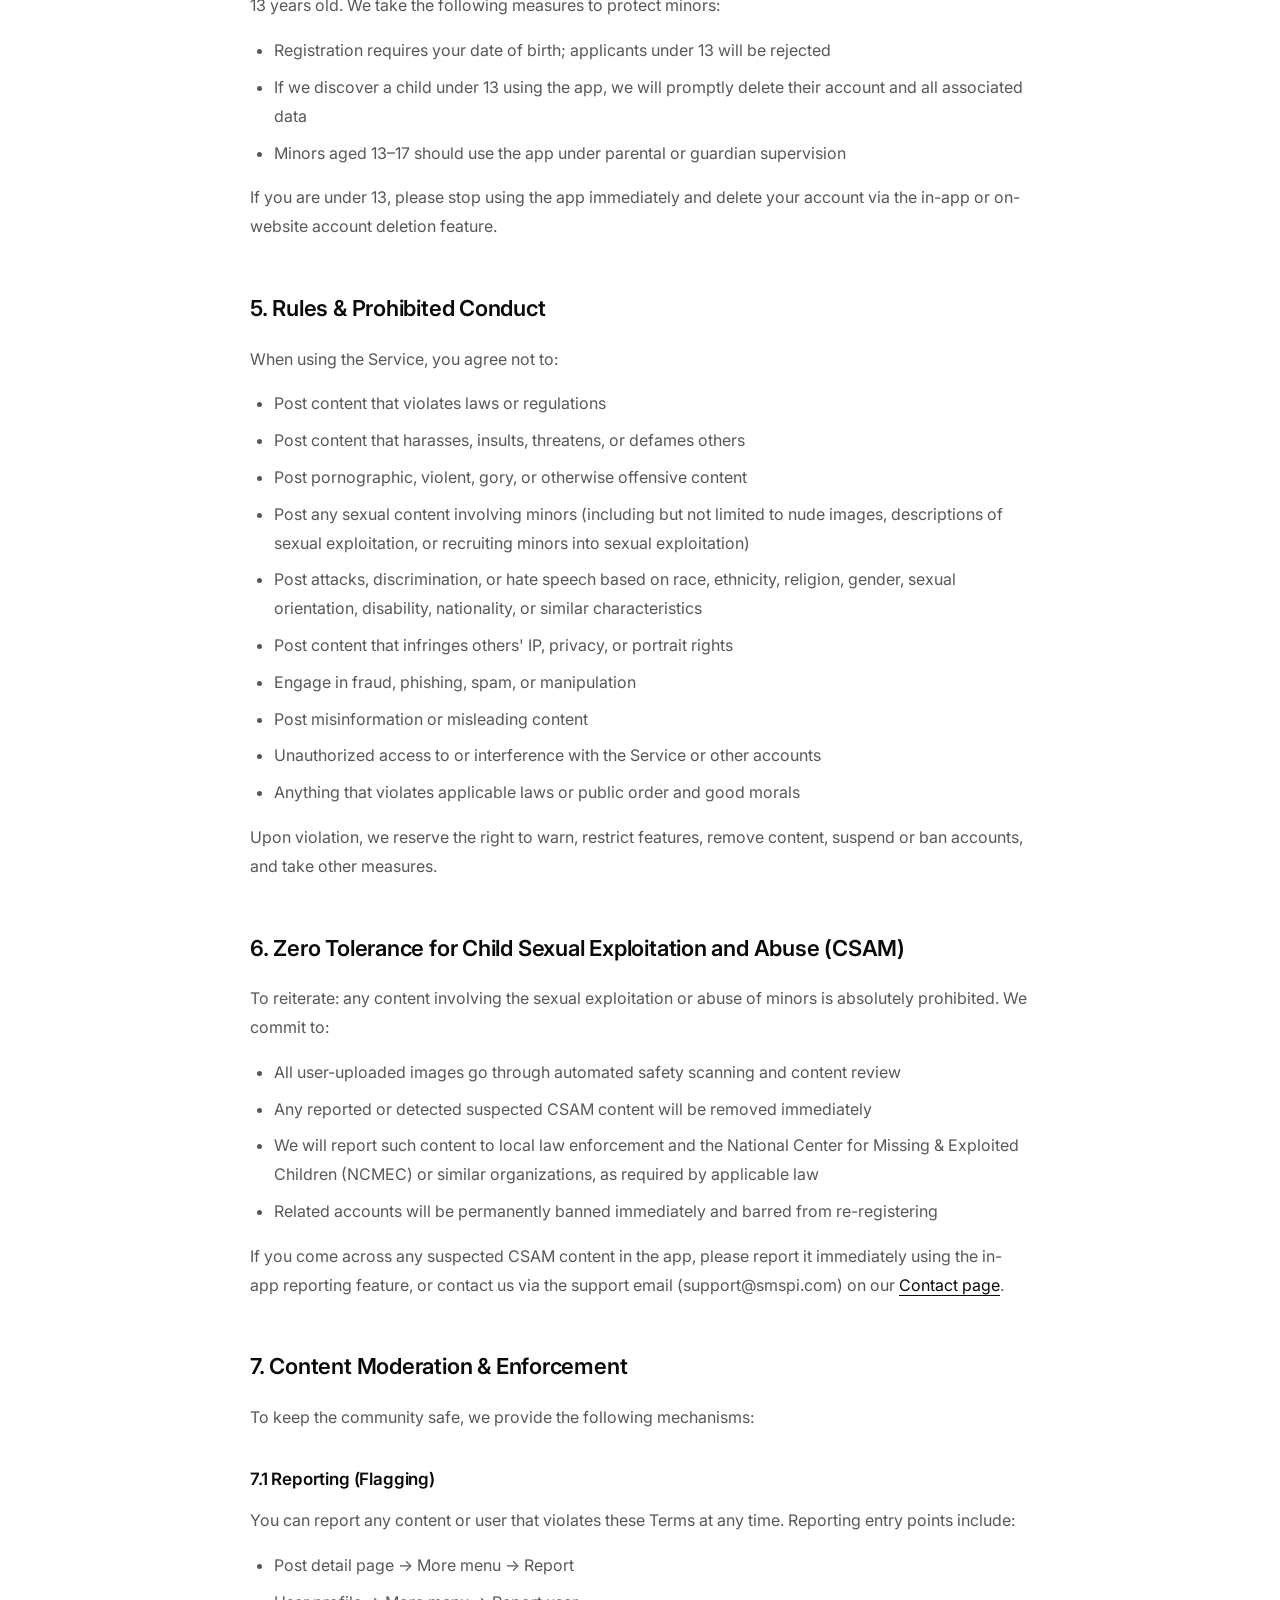
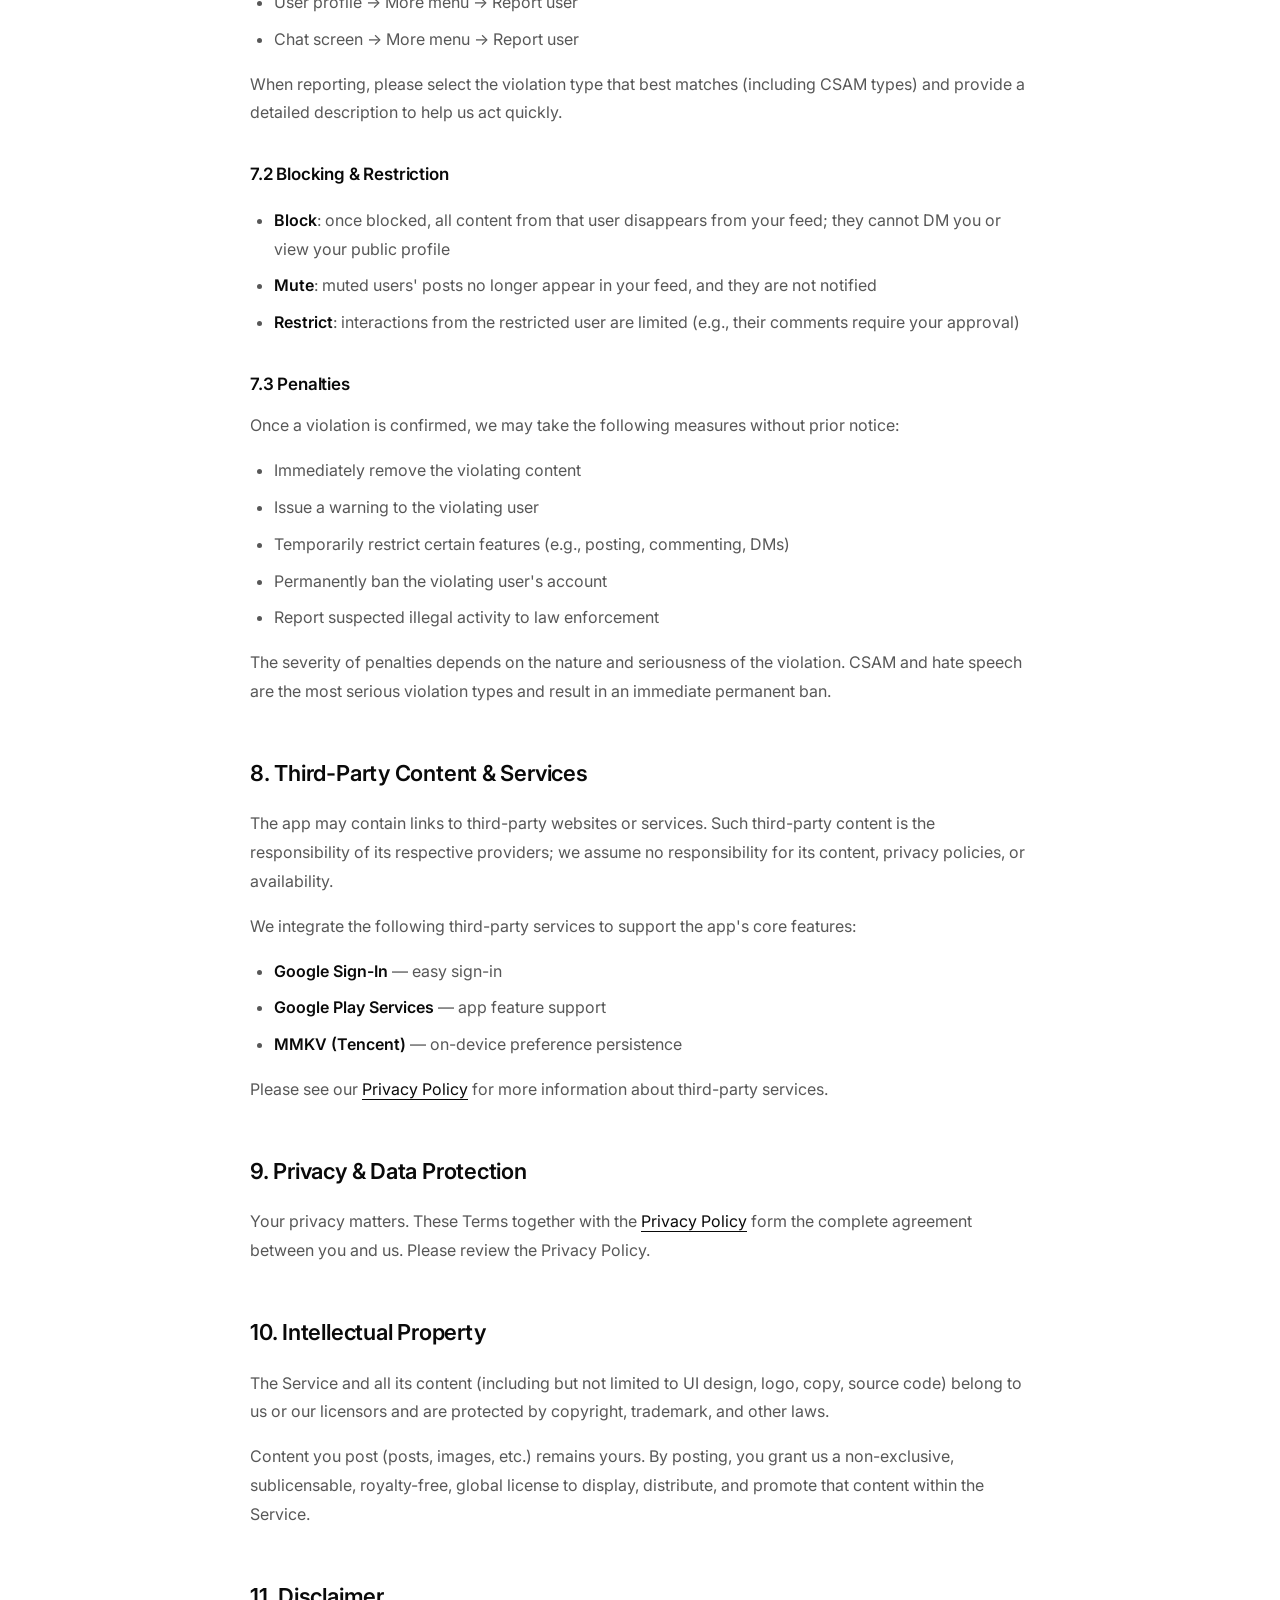
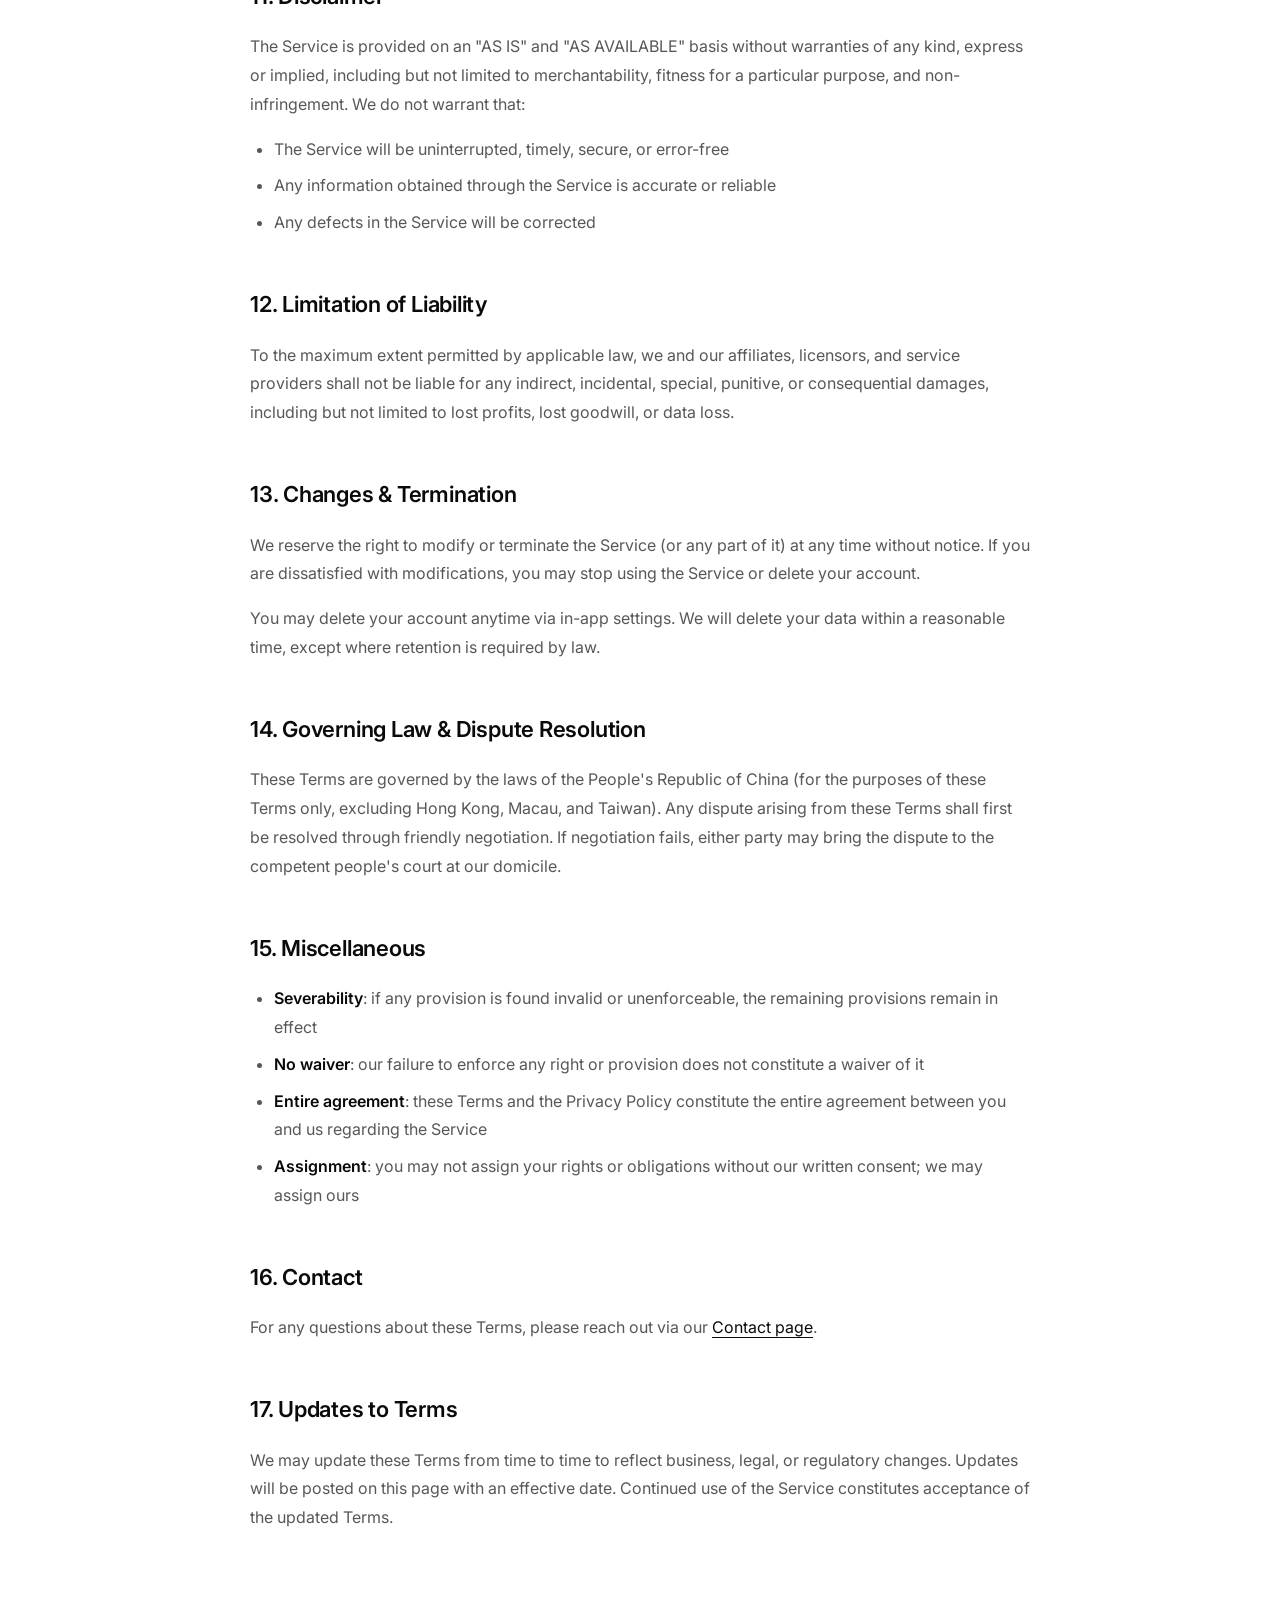
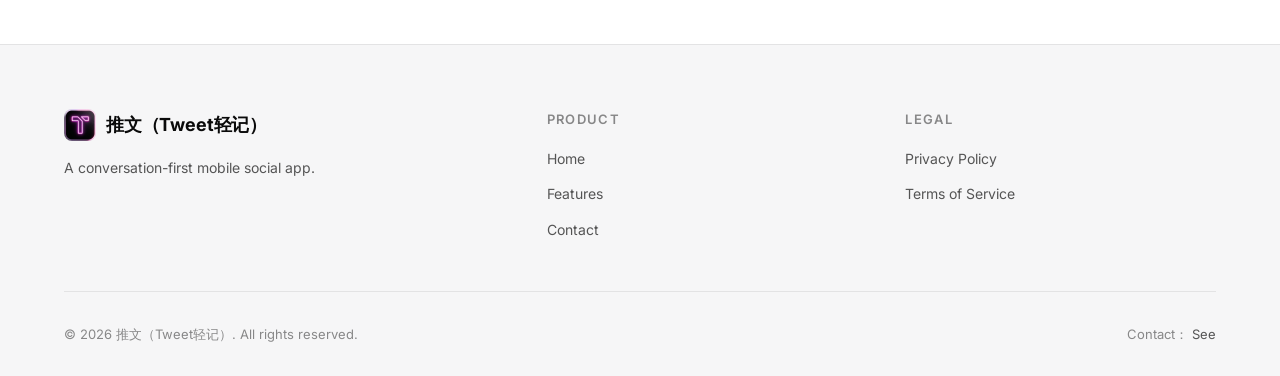
<file: terms.html>
<!DOCTYPE html>
<html lang="zh-CN">
  <head>
    <meta charset="UTF-8" />
    <meta name="viewport" content="width=device-width, initial-scale=1.0" />
    <title>服务条款 — 推文（Tweet轻记）</title>
    <meta
      name="description"
      class="zh"
      content="推文（Tweet轻记）服务条款：17 章节，明确使用规则、权利义务、争议解决。"
    />
    <meta
      name="description"
      class="en"
      content="推文（Tweet轻记） Terms of Service: 17 sections covering usage rules, rights and obligations, and dispute resolution."
    />
    <meta name="theme-color" content="#000000" />
    <link rel="icon" type="image/png" href="assets/images/icon.png" />
    <link rel="apple-touch-icon" href="assets/images/icon.png" />
    <link
      rel="preconnect"
      href="https://fonts.googleapis.com"
      crossorigin
    />
    <link
      rel="preconnect"
      href="https://fonts.gstatic.com"
      crossorigin
    />
    <link
      href="https://fonts.googleapis.com/css2?family=Inter:wght@400;500;600;700&display=swap"
      rel="stylesheet"
    />
    <link rel="stylesheet" href="assets/css/style.css" />
    <script src="assets/js/theme.js"></script>
  </head>
  <body data-title-zh="服务条款 — 推文（Tweet轻记）" data-title-en="Terms of Service — 推文（Tweet轻记）">
    <!-- 导航栏 -->
    <nav class="nav">
      <div class="container nav-inner">
        <a href="index.html" class="nav-logo">
          <img src="assets/images/icon.png" alt="推文（Tweet轻记）" />
          <span>推文（Tweet轻记）</span>
        </a>
        <div class="nav-links">
          <a href="index.html" class="nav-link">
            <span class="zh">首页</span>
            <span class="en">Home</span>
          </a>
          <a href="features.html" class="nav-link">
            <span class="zh">功能</span>
            <span class="en">Features</span>
          </a>
          <a href="privacy.html" class="nav-link">
            <span class="zh">隐私政策</span>
            <span class="en">Privacy</span>
          </a>
          <a href="terms.html" class="nav-link">
            <span class="zh">服务条款</span>
            <span class="en">Terms</span>
          </a>
          <a href="contact.html" class="nav-link">
            <span class="zh">联系我们</span>
            <span class="en">Contact</span>
          </a>
        </div>
        <div class="nav-spacer"></div>
        <div class="lang-switch" role="group" aria-label="Language">
          <button class="lang-btn" data-lang-btn="zh" type="button">
            中
          </button>
          <button class="lang-btn" data-lang-btn="en" type="button">
            EN
          </button>
        </div>
        <button class="theme-toggle" data-theme-toggle type="button" aria-label="切换主题">
          <svg class="icon-sun" viewBox="0 0 24 24" fill="none" stroke="currentColor" stroke-width="2" stroke-linecap="round" aria-hidden="true">
            <circle cx="12" cy="12" r="4" />
            <path d="M12 2v2M12 20v2M4.93 4.93l1.41 1.41M17.66 17.66l1.41 1.41M2 12h2M20 12h2M6.34 17.66l-1.41 1.41M19.07 4.93l-1.41 1.41" />
          </svg>
          <svg class="icon-moon" viewBox="0 0 24 24" fill="none" stroke="currentColor" stroke-width="2" stroke-linecap="round" stroke-linejoin="round" aria-hidden="true">
            <path d="M21 12.79A9 9 0 1 1 11.21 3 7 7 0 0 0 21 12.79z" />
          </svg>
        </button>
        <button
          class="nav-toggle"
          data-nav-toggle
          type="button"
          aria-label="Menu"
        >
          <span></span>
        </button>
      </div>
    </nav>

    <header class="legal">
      <div class="container">
        <div class="legal-header">
          <div class="legal-meta">
            <span class="zh">最后更新：2026 年 7 月 14 日</span>
            <span class="en">Last updated: July 14, 2026</span>
          </div>
          <h1>
            <span class="zh">服务条款</span>
            <span class="en">Terms of Service</span>
          </h1>
          <p>
            <span class="zh">使用推文（Tweet轻记）前请阅读本条款。</span>
            <span class="en">Please read these terms before using 推文（Tweet轻记）.</span>
          </p>
        </div>

        <div class="legal-toc">
          <h3>
            <span class="zh">目录</span>
            <span class="en">Contents</span>
          </h3>
          <ol>
            <li><a href="#acceptance"><span class="zh">条款的接受</span><span class="en">Acceptance</span></a></li>
            <li><a href="#service"><span class="zh">服务说明</span><span class="en">Service description</span></a></li>
            <li><a href="#account"><span class="zh">用户账号与责任</span><span class="en">Account & responsibility</span></a></li>
            <li><a href="#age"><span class="zh">年龄限制（13 岁以上）</span><span class="en">Age restriction (13+)</span></a></li>
            <li><a href="#rules"><span class="zh">使用规则与禁止行为</span><span class="en">Rules & prohibited conduct</span></a></li>
            <li><a href="#csam"><span class="zh">儿童保护（CSAM）零容忍</span><span class="en">Zero tolerance for CSAM</span></a></li>
            <li><a href="#enforcement"><span class="zh">内容监管与执行</span><span class="en">Content moderation & enforcement</span></a></li>
            <li><a href="#third-party"><span class="zh">第三方内容和服务</span><span class="en">Third-party content & services</span></a></li>
            <li><a href="#privacy-data"><span class="zh">隐私与数据保护</span><span class="en">Privacy & data</span></a></li>
            <li><a href="#ip"><span class="zh">知识产权</span><span class="en">Intellectual property</span></a></li>
            <li><a href="#disclaimer"><span class="zh">免责声明</span><span class="en">Disclaimer</span></a></li>
            <li><a href="#liability"><span class="zh">责任限制</span><span class="en">Limitation of liability</span></a></li>
            <li><a href="#changes"><span class="zh">服务变更与终止</span><span class="en">Changes & termination</span></a></li>
            <li><a href="#law"><span class="zh">适用法律与争议解决</span><span class="en">Governing law & disputes</span></a></li>
            <li><a href="#misc"><span class="zh">其他规定</span><span class="en">Miscellaneous</span></a></li>
            <li><a href="#contact"><span class="zh">联系方式</span><span class="en">Contact</span></a></li>
            <li><a href="#updates"><span class="zh">条款更新</span><span class="en">Updates</span></a></li>
          </ol>
        </div>

        <div class="legal-body">
          <h2 id="acceptance">
            <span class="zh">1. 条款的接受</span>
            <span class="en">1. Acceptance of Terms</span>
          </h2>
          <p>
            <span class="zh"
              >欢迎使用推文（Tweet轻记）（以下简称"本服务"）。下载、安装或使用本服务即表示你已阅读、理解并同意本服务条款的全部内容。如你不同意任何条款，请立即停止使用本服务。</span
            >
            <span class="en"
              >Welcome to 推文（Tweet轻记） (the "Service"). By downloading, installing, or
              using the Service, you confirm that you have read, understood,
              and agreed to these Terms of Service. If you do not agree, please
              stop using the Service immediately.</span
            >
          </p>

          <h2 id="service">
            <span class="zh">2. 服务说明</span>
            <span class="en">2. Service Description</span>
          </h2>
          <p>
            <span class="zh"
              >推文（Tweet轻记）是一款对话优先的移动社交 App，提供贴文发布、时间线浏览、关注、私聊与群聊、社区与话题、相机拍摄等社交功能。我们保留随时修改、暂停或终止任何功能的权利。</span
            >
            <span class="en"
              >推文（Tweet轻记） is a conversation-first mobile social app providing posting,
              timeline browsing, follows, DMs and group chat, communities and
              topics, camera capture, and other social features. We reserve
              the right to modify, suspend, or discontinue any feature at
              any time.</span
            >
          </p>

          <h2 id="account">
            <span class="zh">3. 用户账号与责任</span>
            <span class="en">3. User Accounts & Responsibility</span>
          </h2>
          <p>
            <span class="zh">注册账号时你承诺：</span>
            <span class="en">When registering an account, you agree that:</span>
          </p>
          <ul>
            <li>
              <span class="zh">你提供的注册信息真实、准确、完整</span>
              <span class="en">The registration information you provide is true, accurate, and complete</span>
            </li>
            <li>
              <span class="zh">你将及时更新任何变更</span>
              <span class="en">You will promptly update any changes</span>
            </li>
            <li>
              <span class="zh">你将妥善保管账号和密码，对账号下发生的所有活动负责</span>
              <span class="en">You are responsible for safeguarding your account and password, and for all activity under your account</span>
            </li>
            <li>
              <span class="zh">如发现未经授权的访问，将立即通知我们</span>
              <span class="en">You will notify us immediately upon any unauthorized access</span>
            </li>
          </ul>

          <h2 id="age">
            <span class="zh">4. 年龄限制（13 岁以上）</span>
            <span class="en">4. Age Restriction (13+)</span>
          </h2>
          <p>
            <span class="zh"
              ><strong>重要：本应用不面向 13 岁以下的儿童。</strong>注册本应用，即表示你确认自己年满 13 周岁。我们采取以下措施保护未成年人：</span
            >
            <span class="en"
              ><strong>Important: this app is not directed to children under 13.</strong> By registering, you confirm that you are at least 13 years old. We take the following measures to protect minors:</span
            >
          </p>
          <ul>
            <li>
              <span class="zh">注册时要求你填写出生日期，未满 13 岁的申请人将被拒绝</span>
              <span class="en">Registration requires your date of birth; applicants under 13 will be rejected</span>
            </li>
            <li>
              <span class="zh">如果我们发现 13 岁以下的儿童在使用本应用，我们将及时删除其账号和所有相关数据</span>
              <span class="en">If we discover a child under 13 using the app, we will promptly delete their account and all associated data</span>
            </li>
            <li>
              <span class="zh">13–17 岁的未成年人使用本应用，应在父母或监护人的指导下进行</span>
              <span class="en">Minors aged 13–17 should use the app under parental or guardian supervision</span>
            </li>
          </ul>
          <p>
            <span class="zh"
              >如果你是未满 13 岁的未成年人，请立即停止使用本应用，并通过应用内或网站上的注销功能删除你的账号。</span
            >
            <span class="en"
              >If you are under 13, please stop using the app immediately and delete your account via the in-app or on-website account deletion feature.</span
            >
          </p>

          <h2 id="rules">
            <span class="zh">5. 使用规则与禁止行为</span>
            <span class="en">5. Rules & Prohibited Conduct</span>
          </h2>
          <p>
            <span class="zh">使用本服务时，你同意不从事以下行为：</span>
            <span class="en">When using the Service, you agree not to:</span>
          </p>
          <ul>
            <li>
              <span class="zh">发布违反法律法规的内容</span>
              <span class="en">Post content that violates laws or regulations</span>
            </li>
            <li>
              <span class="zh">发布骚扰、辱骂、威胁、诽谤他人的内容</span>
              <span class="en">Post content that harasses, insults, threatens, or defames others</span>
            </li>
            <li>
              <span class="zh">发布色情、暴力、血腥或令人反感的内容</span>
              <span class="en">Post pornographic, violent, gory, or otherwise offensive content</span>
            </li>
            <li>
              <span class="zh">发布任何涉及未成年人的性相关内容（包括但不限于裸露图片、性剥削描述、招募未成年人从事性交易）</span>
              <span class="en">Post any sexual content involving minors (including but not limited to nude images, descriptions of sexual exploitation, or recruiting minors into sexual exploitation)</span>
            </li>
            <li>
              <span class="zh">发布基于种族、民族、宗教、性别、性取向、残疾、国籍等的攻击性、歧视性或煽动仇恨的言论</span>
              <span class="en">Post attacks, discrimination, or hate speech based on race, ethnicity, religion, gender, sexual orientation, disability, nationality, or similar characteristics</span>
            </li>
            <li>
              <span class="zh">发布侵犯他人知识产权、隐私权、肖像权的内容</span>
              <span class="en">Post content that infringes others' IP, privacy, or portrait rights</span>
            </li>
            <li>
              <span class="zh">从事诈骗、钓鱼、垃圾消息、刷量等恶意行为</span>
              <span class="en">Engage in fraud, phishing, spam, or manipulation</span>
            </li>
            <li>
              <span class="zh">发布虚假信息、误导性内容</span>
              <span class="en">Post misinformation or misleading content</span>
            </li>
            <li>
              <span class="zh">未经授权访问、干扰本服务或他人账号</span>
              <span class="en">Unauthorized access to or interference with the Service or other accounts</span>
            </li>
            <li>
              <span class="zh">从事任何违反适用法律或公序良俗的行为</span>
              <span class="en">Anything that violates applicable laws or public order and good morals</span>
            </li>
          </ul>
          <p>
            <span class="zh"
              >违反上述规则时，我们有权采取警告、限制功能、删除内容、封禁账号等措施。</span
            >
            <span class="en"
              >Upon violation, we reserve the right to warn, restrict features,
              remove content, suspend or ban accounts, and take other
              measures.</span
            >
          </p>

          <h2 id="csam">
            <span class="zh">6. 儿童性剥削与虐待（CSAM）零容忍</span>
            <span class="en">6. Zero Tolerance for Child Sexual Exploitation and Abuse (CSAM)</span>
          </h2>
          <p>
            <span class="zh"
              >本条款重申：任何涉及未成年人的性剥削或虐待内容都是绝对禁止的。我们承诺：</span
            >
            <span class="en"
              >To reiterate: any content involving the sexual exploitation or abuse of minors is absolutely prohibited. We commit to:</span
            >
          </p>
          <ul>
            <li>
              <span class="zh">所有用户上传的图片会经过自动化安全检测和内容审核</span>
              <span class="en">All user-uploaded images go through automated safety scanning and content review</span>
            </li>
            <li>
              <span class="zh">任何被举报或检测到的疑似 CSAM 内容将被立即删除</span>
              <span class="en">Any reported or detected suspected CSAM content will be removed immediately</span>
            </li>
            <li>
              <span class="zh">我们将根据适用法律，向当地执法机关和国家失踪与受虐儿童中心（NCMEC）或类似机构报告相关内容</span>
              <span class="en">We will report such content to local law enforcement and the National Center for Missing &amp; Exploited Children (NCMEC) or similar organizations, as required by applicable law</span>
            </li>
            <li>
              <span class="zh">相关账号将被立即永久封禁，且不得重新注册</span>
              <span class="en">Related accounts will be permanently banned immediately and barred from re-registering</span>
            </li>
          </ul>
          <p>
            <span class="zh"
              >如果你在本应用中发现任何疑似 CSAM 内容，请使用应用内的举报功能立即报告，或通过
              <a href="contact.html">联系我们页面</a>的支持邮箱（support@smspi.com）与我们联系。</span
            >
            <span class="en"
              >If you come across any suspected CSAM content in the app, please
              report it immediately using the in-app reporting feature, or
              contact us via the support email (support@smspi.com) on our
              <a href="contact.html">Contact page</a>.</span
            >
          </p>

          <h2 id="enforcement">
            <span class="zh">7. 内容监管与执行</span>
            <span class="en">7. Content Moderation &amp; Enforcement</span>
          </h2>
          <p>
            <span class="zh">为了维护社区安全，我们提供以下机制：</span>
            <span class="en">To keep the community safe, we provide the following mechanisms:</span>
          </p>
          <h3>
            <span class="zh">7.1 举报机制（Flagging）</span>
            <span class="en">7.1 Reporting (Flagging)</span>
          </h3>
          <p>
            <span class="zh">你可以随时举报任何违反本条款的内容或用户。举报入口包括：</span>
            <span class="en">You can report any content or user that violates these Terms at any time. Reporting entry points include:</span>
          </p>
          <ul>
            <li>
              <span class="zh">帖子详情页 → 更多菜单 → 举报</span>
              <span class="en">Post detail page → More menu → Report</span>
            </li>
            <li>
              <span class="zh">用户主页 → 更多菜单 → 举报用户</span>
              <span class="en">User profile → More menu → Report user</span>
            </li>
            <li>
              <span class="zh">聊天界面 → 更多菜单 → 举报用户</span>
              <span class="en">Chat screen → More menu → Report user</span>
            </li>
          </ul>
          <p>
            <span class="zh"
              >举报时请选择最符合的违规类型（包括 CSAM 类型），并提供详细说明，以帮助我们快速处理。</span
            >
            <span class="en"
              >When reporting, please select the violation type that best
              matches (including CSAM types) and provide a detailed
              description to help us act quickly.</span
            >
          </p>
          <h3>
            <span class="zh">7.2 屏蔽与限制机制</span>
            <span class="en">7.2 Blocking &amp; Restriction</span>
          </h3>
          <ul>
            <li>
              <span class="zh"><strong>屏蔽（Block）</strong>：屏蔽后，对方发布的所有内容将从你的动态中消失，对方无法与你私信，也无法查看你的公开资料</span>
              <span class="en"><strong>Block</strong>: once blocked, all content from that user disappears from your feed; they cannot DM you or view your public profile</span>
            </li>
            <li>
              <span class="zh"><strong>静音（Mute）</strong>：静音后，对方的帖子不再出现在你的动态中，但对方不会收到通知</span>
              <span class="en"><strong>Mute</strong>: muted users' posts no longer appear in your feed, and they are not notified</span>
            </li>
            <li>
              <span class="zh"><strong>限制（Restrict）</strong>：限制后，对方与你的互动将受到限制（如评论需经你审批）</span>
              <span class="en"><strong>Restrict</strong>: interactions from the restricted user are limited (e.g., their comments require your approval)</span>
            </li>
          </ul>
          <h3>
            <span class="zh">7.3 违规处罚</span>
            <span class="en">7.3 Penalties</span>
          </h3>
          <p>
            <span class="zh">一旦确认违规，我们有权在不事先通知的情况下采取以下措施：</span>
            <span class="en">Once a violation is confirmed, we may take the following measures without prior notice:</span>
          </p>
          <ul>
            <li>
              <span class="zh">立即删除相关违规内容</span>
              <span class="en">Immediately remove the violating content</span>
            </li>
            <li>
              <span class="zh">对违规用户发出警告</span>
              <span class="en">Issue a warning to the violating user</span>
            </li>
            <li>
              <span class="zh">临时限制违规用户的部分功能（如禁止发帖、禁止评论、禁止私信）</span>
              <span class="en">Temporarily restrict certain features (e.g., posting, commenting, DMs)</span>
            </li>
            <li>
              <span class="zh">永久封禁违规用户的账号</span>
              <span class="en">Permanently ban the violating user's account</span>
            </li>
            <li>
              <span class="zh">向执法机关报告涉嫌违法的行为</span>
              <span class="en">Report suspected illegal activity to law enforcement</span>
            </li>
          </ul>
          <p>
            <span class="zh"
              >处罚严重程度取决于违规性质和严重程度。CSAM 和仇恨言论属于最严重的违规类型，将直接导致永久封禁。</span
            >
            <span class="en"
              >The severity of penalties depends on the nature and seriousness
              of the violation. CSAM and hate speech are the most serious
              violation types and result in an immediate permanent ban.</span
            >
          </p>

          <h2 id="third-party">
            <span class="zh">8. 第三方内容和服务</span>
            <span class="en">8. Third-Party Content &amp; Services</span>
          </h2>
          <p>
            <span class="zh"
              >本应用可能包含指向第三方网站或服务的链接。这些第三方内容由其各自的提供者负责，我们不对其内容、隐私政策或可用性承担任何责任。</span
            >
            <span class="en"
              >The app may contain links to third-party websites or services.
              Such third-party content is the responsibility of its respective
              providers; we assume no responsibility for its content, privacy
              policies, or availability.</span
            >
          </p>
          <p>
            <span class="zh">我们集成以下第三方服务以支持本应用的核心功能：</span>
            <span class="en">We integrate the following third-party services to support the app's core features:</span>
          </p>
          <ul>
            <li>
              <span class="zh"><strong>Google Sign-In</strong> — 便捷登录</span>
              <span class="en"><strong>Google Sign-In</strong> — easy sign-in</span>
            </li>
            <li>
              <span class="zh"><strong>Google Play Services</strong> — 应用功能支持</span>
              <span class="en"><strong>Google Play Services</strong> — app feature support</span>
            </li>
            <li>
              <span class="zh"><strong>MMKV（腾讯）</strong> — 本地偏好设置持久化</span>
              <span class="en"><strong>MMKV (Tencent)</strong> — on-device preference persistence</span>
            </li>
          </ul>
          <p>
            <span class="zh"
              >请参阅我们的
              <a href="privacy.html">隐私政策</a>，了解更多关于第三方服务的信息。</span
            >
            <span class="en"
              >Please see our
              <a href="privacy.html">Privacy Policy</a> for more information
              about third-party services.</span
            >
          </p>

          <h2 id="privacy-data">
            <span class="zh">9. 隐私与数据保护</span>
            <span class="en">9. Privacy & Data Protection</span>
          </h2>
          <p>
            <span class="zh"
              >你的隐私对我们至关重要。本服务条款与
              <a href="privacy.html">《隐私政策》</a> 共同构成你对我们的完整协议。请仔细阅读隐私政策。</span
            >
            <span class="en"
              >Your privacy matters. These Terms together with the
              <a href="privacy.html">Privacy Policy</a> form the complete
              agreement between you and us. Please review the Privacy
              Policy.</span
            >
          </p>

          <h2 id="ip">
            <span class="zh">10. 知识产权</span>
            <span class="en">10. Intellectual Property</span>
          </h2>
          <p>
            <span class="zh"
              >本服务及其所有内容（包括但不限于 UI 设计、Logo、文案、源代码）归我们或我们的许可方所有，受著作权法、商标法等法律保护。</span
            >
            <span class="en"
              >The Service and all its content (including but not limited to UI
              design, logo, copy, source code) belong to us or our licensors
              and are protected by copyright, trademark, and other laws.</span
            >
          </p>
          <p>
            <span class="zh"
              >你发布的内容（贴文、图片等）仍归你所有。发布即授予我们一项非独占、可分许可、免使用费的全球许可，用于在本服务中展示、分发和推广该内容。</span
            >
            <span class="en"
              >Content you post (posts, images, etc.) remains yours. By posting,
              you grant us a non-exclusive, sublicensable, royalty-free, global
              license to display, distribute, and promote that content within
              the Service.</span
            >
          </p>

          <h2 id="disclaimer">
            <span class="zh">11. 免责声明</span>
            <span class="en">11. Disclaimer</span>
          </h2>
          <p>
            <span class="zh"
              >本服务按"现状"和"可提供"原则提供，不附任何明示或暗示的保证，包括但不限于对适销性、特定用途适用性、不侵权等的保证。我们不保证：</span
            >
            <span class="en"
              >The Service is provided on an "AS IS" and "AS AVAILABLE" basis
              without warranties of any kind, express or implied, including but
              not limited to merchantability, fitness for a particular purpose,
              and non-infringement. We do not warrant that:</span
            >
          </p>
          <ul>
            <li>
              <span class="zh">本服务将不间断、及时、安全或无错误地运行</span>
              <span class="en">The Service will be uninterrupted, timely, secure, or error-free</span>
            </li>
            <li>
              <span class="zh">通过本服务获得的任何信息均准确可靠</span>
              <span class="en">Any information obtained through the Service is accurate or reliable</span>
            </li>
            <li>
              <span class="zh">本服务中的任何缺陷都会被修正</span>
              <span class="en">Any defects in the Service will be corrected</span>
            </li>
          </ul>

          <h2 id="liability">
            <span class="zh">12. 责任限制</span>
            <span class="en">12. Limitation of Liability</span>
          </h2>
          <p>
            <span class="zh"
              >在适用法律允许的最大范围内，我们及我们的关联方、许可方、服务提供商不对任何间接、偶然、特殊、惩罚性或后果性损害承担责任，包括但不限于利润损失、商誉损失、数据损失等。</span
            >
            <span class="en"
              >To the maximum extent permitted by applicable law, we and our
              affiliates, licensors, and service providers shall not be liable
              for any indirect, incidental, special, punitive, or consequential
              damages, including but not limited to lost profits, lost goodwill,
              or data loss.</span
            >
          </p>

          <h2 id="changes">
            <span class="zh">13. 服务变更与终止</span>
            <span class="en">13. Changes & Termination</span>
          </h2>
          <p>
            <span class="zh"
              >我们保留随时修改或终止本服务（或其任何部分）的权利，无需另行通知。如你对修改后的服务不满意，可停止使用或注销账号。</span
            >
            <span class="en"
              >We reserve the right to modify or terminate the Service (or any
              part of it) at any time without notice. If you are dissatisfied
              with modifications, you may stop using the Service or delete your
              account.</span
            >
          </p>
          <p>
            <span class="zh"
              >你可随时通过 App 内设置注销你的账号。我们将在合理时间内删除你的数据，但法律法规要求保留的除外。</span
            >
            <span class="en"
              >You may delete your account anytime via in-app settings. We will
              delete your data within a reasonable time, except where retention
              is required by law.</span
            >
          </p>

          <h2 id="law">
            <span class="zh">14. 适用法律与争议解决</span>
            <span class="en">14. Governing Law & Dispute Resolution</span>
          </h2>
          <p>
            <span class="zh"
              >本条款的解释、效力及争议解决均适用中华人民共和国法律（仅为本条款之目的，不包括香港、澳门和台湾地区法律）。因本条款产生的任何争议，双方应首先友好协商解决；协商不成的，任一方可向我们所在地有管辖权的人民法院提起诉讼。</span
            >
            <span class="en"
              >These Terms are governed by the laws of the People's Republic of
              China (for the purposes of these Terms only, excluding Hong Kong,
              Macau, and Taiwan). Any dispute arising from these Terms shall
              first be resolved through friendly negotiation. If negotiation
              fails, either party may bring the dispute to the competent
              people's court at our domicile.</span
            >
          </p>

          <h2 id="misc">
            <span class="zh">15. 其他规定</span>
            <span class="en">15. Miscellaneous</span>
          </h2>
          <ul>
            <li>
              <span class="zh"><strong>可分割性</strong>：本条款中任何条款被认定为无效或不可执行，不影响其他条款的效力</span>
              <span class="en"><strong>Severability</strong>: if any provision is found invalid or unenforceable, the remaining provisions remain in effect</span>
            </li>
            <li>
              <span class="zh"><strong>不弃权</strong>：我们未行使或执行任何权利或条款，不构成对该权利或条款的弃权</span>
              <span class="en"><strong>No waiver</strong>: our failure to enforce any right or provision does not constitute a waiver of it</span>
            </li>
            <li>
              <span class="zh"><strong>完整协议</strong>：本条款与隐私政策共同构成你与我们之间就本服务达成的完整协议</span>
              <span class="en"><strong>Entire agreement</strong>: these Terms and the Privacy Policy constitute the entire agreement between you and us regarding the Service</span>
            </li>
            <li>
              <span class="zh"><strong>转让</strong>：你不得未经我们书面同意转让本条款下的权利义务；我们可转让</span>
              <span class="en"><strong>Assignment</strong>: you may not assign your rights or obligations without our written consent; we may assign ours</span>
            </li>
          </ul>

          <h2 id="contact">
            <span class="zh">16. 联系方式</span>
            <span class="en">16. Contact</span>
          </h2>
          <p>
            <span class="zh"
              >如你对本条款有任何疑问，请通过
              <a href="contact.html">联系我们页面</a> 提交请求。</span
            >
            <span class="en"
              >For any questions about these Terms, please reach out via our
              <a href="contact.html">Contact page</a>.</span
            >
          </p>

          <h2 id="updates">
            <span class="zh">17. 条款更新</span>
            <span class="en">17. Updates to Terms</span>
          </h2>
          <p>
            <span class="zh"
              >我们可能根据业务、法律或监管的变化不时更新本条款。更新将在本页面发布，并标注生效日期。继续使用本服务即视为你接受更新后的条款。</span
            >
            <span class="en"
              >We may update these Terms from time to time to reflect business,
              legal, or regulatory changes. Updates will be posted on this page
              with an effective date. Continued use of the Service constitutes
              acceptance of the updated Terms.</span
            >
          </p>
        </div>
      </div>
    </header>

    <!-- 页脚 -->
    <footer class="footer">
      <div class="container">
        <div class="footer-grid">
          <div class="footer-brand">
            <a href="index.html" class="nav-logo">
              <img src="assets/images/icon.png" alt="推文（Tweet轻记）" />
              <span>推文（Tweet轻记）</span>
            </a>
            <p>
              <span class="zh">对话优先的移动社交 App。</span>
              <span class="en">A conversation-first mobile social app.</span>
            </p>
          </div>
          <div class="footer-col">
            <h4>
              <span class="zh">产品</span><span class="en">Product</span>
            </h4>
            <ul>
              <li>
                <a href="index.html"
                  ><span class="zh">首页</span
                  ><span class="en">Home</span></a
                >
              </li>
              <li>
                <a href="features.html"
                  ><span class="zh">功能</span
                  ><span class="en">Features</span></a
                >
              </li>
              <li>
                <a href="contact.html"
                  ><span class="zh">联系我们</span
                  ><span class="en">Contact</span></a
                >
              </li>
            </ul>
          </div>
          <div class="footer-col">
            <h4>
              <span class="zh">法律</span><span class="en">Legal</span>
            </h4>
            <ul>
              <li>
                <a href="privacy.html"
                  ><span class="zh">隐私政策</span
                  ><span class="en">Privacy Policy</span></a
                >
              </li>
              <li>
                <a href="terms.html"
                  ><span class="zh">服务条款</span
                  ><span class="en">Terms of Service</span></a
                >
              </li>
            </ul>
          </div>
        </div>
        <div class="footer-bottom">
          <div>© 2026 推文（Tweet轻记）. All rights reserved.</div>
          <div>
            <span class="zh">联系方式</span
            ><span class="en">Contact</span
            >：
            <a href="contact.html" style="color: var(--text-secondary)"
              ><span class="zh">查看</span
              ><span class="en">See</span></a
            >
          </div>
        </div>
      </div>
    </footer>

    <script src="assets/js/i18n.js"></script>
    <script src="assets/js/main.js"></script>
  </body>
</html>
</file>
<file: assets/css/style.css>
/* =========================================================
   Tweet 官网样式
   设计系统：白天/深夜双主题 + 黑白灰配色 + 原生美学
   ========================================================= */

/* -------- Reset & Base -------- */
*,
*::before,
*::after {
  box-sizing: border-box;
  margin: 0;
  padding: 0;
}

html {
  scroll-behavior: smooth;
  -webkit-text-size-adjust: 100%;
}

:root {
  /* 颜色 */
  --bg-root: #000000;
  --bg-elevated: #0a0a0a;
  --bg-card: #141414;
  --bg-card-hover: #1d1d1d;
  --bg-subtle: rgba(255, 255, 255, 0.04);

  --text-primary: #ffffff;
  --text-secondary: rgba(255, 255, 255, 0.68);
  --text-tertiary: rgba(255, 255, 255, 0.42);

  --border-subtle: rgba(255, 255, 255, 0.08);
  --border-strong: rgba(255, 255, 255, 0.14);

  /* 黑白灰强调 */
  --accent-1: #ffffff;
  --accent-2: #a3a3a3;
  --accent-3: #d4d4d4;
  --gradient-primary: linear-gradient(135deg, #ffffff 0%, #a3a3a3 100%);
  --gradient-soft: linear-gradient(
    135deg,
    rgba(255, 255, 255, 0.08) 0%,
    rgba(255, 255, 255, 0.03) 100%
  );
  --gradient-text: linear-gradient(135deg, #ffffff 0%, #8a8a8a 100%);

  /* 尺寸 */
  --container: 1200px;
  --container-narrow: 880px;
  --radius-sm: 8px;
  --radius-md: 12px;
  --radius-lg: 16px;
  --radius-xl: 24px;
  --radius-full: 999px;

  /* 阴影 */
  --shadow-glow: 0 0 60px rgba(255, 255, 255, 0.12);
  --shadow-card: 0 8px 32px rgba(0, 0, 0, 0.4);

  /* 组件级主题变量（深夜模式默认值） */
  --nav-bg: rgba(0, 0, 0, 0.6);
  --nav-mobile-bg: rgba(10, 10, 10, 0.98);
  --floating-card-bg: rgba(20, 20, 20, 0.85);
  --on-accent: #000000;
  --accent-shadow: 0 4px 20px rgba(255, 255, 255, 0.18);
  --accent-shadow-hover: 0 8px 32px rgba(255, 255, 255, 0.3);
  --glow-strong: rgba(255, 255, 255, 0.1);
  --glow-weak: rgba(255, 255, 255, 0.05);
  --phone-frame: linear-gradient(135deg, rgba(255, 255, 255, 0.14) 0%, rgba(255, 255, 255, 0.07) 100%);
  --phone-shadow: 0 0 0 1px rgba(255, 255, 255, 0.1) inset, 0 30px 80px rgba(0, 0, 0, 0.6), 0 0 100px rgba(255, 255, 255, 0.14);
  --inset-highlight: 0 1px 0 rgba(255, 255, 255, 0.06) inset;
  --selection-bg: rgba(255, 255, 255, 0.9);
  --selection-text: #000000;

  /* 动效 */
  --ease: cubic-bezier(0.22, 1, 0.36, 1);
  --dur-fast: 160ms;
  --dur: 240ms;
  --dur-slow: 400ms;
}

/* -------- 亮色主题 -------- */
html[data-theme="light"] {
  --bg-root: #ffffff;
  --bg-elevated: #f6f6f7;
  --bg-card: #fafafa;
  --bg-card-hover: #f0f0f1;
  --bg-subtle: rgba(0, 0, 0, 0.04);

  --text-primary: #0a0a0a;
  --text-secondary: rgba(0, 0, 0, 0.66);
  --text-tertiary: rgba(0, 0, 0, 0.45);

  --border-subtle: rgba(0, 0, 0, 0.08);
  --border-strong: rgba(0, 0, 0, 0.16);

  --accent-1: #0a0a0a;
  --accent-2: #525252;
  --accent-3: #525252;
  --gradient-primary: linear-gradient(135deg, #2e2e2e 0%, #000000 100%);
  --gradient-soft: linear-gradient(
    135deg,
    rgba(0, 0, 0, 0.05) 0%,
    rgba(0, 0, 0, 0.015) 100%
  );
  --gradient-text: linear-gradient(135deg, #0a0a0a 0%, #6e6e6e 100%);

  --shadow-glow: 0 0 60px rgba(0, 0, 0, 0.06);
  --shadow-card: 0 8px 32px rgba(0, 0, 0, 0.08);

  --nav-bg: rgba(255, 255, 255, 0.72);
  --nav-mobile-bg: rgba(255, 255, 255, 0.98);
  --floating-card-bg: rgba(255, 255, 255, 0.88);
  --on-accent: #ffffff;
  --accent-shadow: 0 4px 20px rgba(0, 0, 0, 0.16);
  --accent-shadow-hover: 0 8px 32px rgba(0, 0, 0, 0.26);
  --glow-strong: rgba(0, 0, 0, 0.04);
  --glow-weak: rgba(0, 0, 0, 0.02);
  --phone-frame: linear-gradient(135deg, rgba(0, 0, 0, 0.08) 0%, rgba(0, 0, 0, 0.03) 100%);
  --phone-shadow: 0 0 0 1px rgba(0, 0, 0, 0.08) inset, 0 30px 80px rgba(0, 0, 0, 0.12), 0 0 100px rgba(0, 0, 0, 0.04);
  --inset-highlight: 0 1px 0 rgba(0, 0, 0, 0.03) inset;
  --selection-bg: rgba(0, 0, 0, 0.85);
  --selection-text: #ffffff;
}


body {
  font-family:
    "Inter", -apple-system, BlinkMacSystemFont, "SF Pro Display",
    "PingFang SC", "HarmonyOS Sans SC", "Microsoft YaHei", system-ui,
    sans-serif;
  font-size: 16px;
  line-height: 1.6;
  color: var(--text-primary);
  background: var(--bg-root);
  -webkit-font-smoothing: antialiased;
  -moz-osx-font-smoothing: grayscale;
  min-height: 100vh;
  overflow-x: hidden;
}

/* 中英文切换 */
body[data-lang="en"] .zh {
  display: none;
}
body[data-lang="zh"] .en {
  display: none;
}

img {
  max-width: 100%;
  height: auto;
  display: block;
}

a {
  color: inherit;
  text-decoration: none;
  transition: color var(--dur-fast) var(--ease);
}

button {
  font: inherit;
  border: none;
  background: none;
  cursor: pointer;
  color: inherit;
}

ul,
ol {
  list-style: none;
}

/* -------- Layout helpers -------- */
.container {
  width: 100%;
  max-width: var(--container);
  margin: 0 auto;
  padding: 0 24px;
}

.container-narrow {
  max-width: var(--container-narrow);
  margin: 0 auto;
  padding: 0 24px;
}

.section {
  padding: 96px 0;
  position: relative;
}

@media (max-width: 768px) {
  .section {
    padding: 64px 0;
  }
}

.eyebrow {
  display: inline-block;
  font-size: 13px;
  font-weight: 600;
  letter-spacing: 0.12em;
  text-transform: uppercase;
  background: var(--gradient-text);
  -webkit-background-clip: text;
  background-clip: text;
  -webkit-text-fill-color: transparent;
  margin-bottom: 16px;
}

.section-title {
  font-size: clamp(32px, 5vw, 52px);
  font-weight: 700;
  line-height: 1.15;
  letter-spacing: -0.02em;
  margin-bottom: 16px;
}

.section-subtitle {
  font-size: 18px;
  color: var(--text-secondary);
  max-width: 640px;
  line-height: 1.6;
}

.section-header {
  text-align: center;
  margin-bottom: 64px;
}

.section-header .section-subtitle {
  margin: 0 auto;
}

/* -------- 导航栏 -------- */
.nav {
  position: fixed;
  top: 0;
  left: 0;
  right: 0;
  z-index: 100;
  padding: 16px 0;
  background: var(--nav-bg);
  backdrop-filter: saturate(180%) blur(20px);
  -webkit-backdrop-filter: saturate(180%) blur(20px);
  border-bottom: 1px solid var(--border-subtle);
}

.nav-inner {
  display: flex;
  align-items: center;
  gap: 32px;
}

.nav-logo {
  display: flex;
  align-items: center;
  gap: 10px;
  font-weight: 700;
  font-size: 18px;
  letter-spacing: -0.01em;
}

.nav-logo img {
  width: 32px;
  height: 32px;
  border-radius: 8px;
}

.nav-links {
  display: flex;
  align-items: center;
  gap: 4px;
  margin-left: 24px;
}

.nav-link {
  padding: 8px 14px;
  font-size: 14px;
  color: var(--text-secondary);
  border-radius: var(--radius-sm);
  transition: all var(--dur-fast) var(--ease);
}

.nav-link:hover,
.nav-link.active {
  color: var(--text-primary);
  background: var(--bg-subtle);
}

.nav-spacer {
  flex: 1;
}

.lang-switch {
  display: inline-flex;
  align-items: center;
  padding: 4px;
  background: var(--bg-subtle);
  border: 1px solid var(--border-subtle);
  border-radius: var(--radius-full);
  font-size: 13px;
  font-weight: 500;
}

.lang-btn {
  padding: 6px 12px;
  border-radius: var(--radius-full);
  color: var(--text-secondary);
  transition: all var(--dur-fast) var(--ease);
}

.lang-btn.active {
  background: var(--bg-card);
  color: var(--text-primary);
  box-shadow: var(--inset-highlight);
}

.nav-cta {
  display: inline-flex;
  align-items: center;
  gap: 6px;
  padding: 8px 16px;
  background: var(--text-primary);
  color: #000;
  font-size: 14px;
  font-weight: 600;
  border-radius: var(--radius-full);
  transition: transform var(--dur-fast) var(--ease);
}

.nav-cta:hover {
  transform: translateY(-1px);
}

.nav-toggle {
  display: none;
  width: 40px;
  height: 40px;
  align-items: center;
  justify-content: center;
  border-radius: var(--radius-sm);
  background: var(--bg-subtle);
}

.nav-toggle span {
  display: block;
  width: 18px;
  height: 2px;
  background: var(--text-primary);
  position: relative;
}

.nav-toggle span::before,
.nav-toggle span::after {
  content: "";
  position: absolute;
  left: 0;
  width: 18px;
  height: 2px;
  background: var(--text-primary);
}

.nav-toggle span::before {
  top: -6px;
}
.nav-toggle span::after {
  top: 6px;
}

/* 主题切换按钮 */
.theme-toggle {
  display: inline-flex;
  align-items: center;
  justify-content: center;
  width: 40px;
  height: 40px;
  border-radius: var(--radius-sm);
  background: var(--bg-subtle);
  color: var(--text-primary);
  transition: all var(--dur-fast) var(--ease);
}

.theme-toggle:hover {
  background: var(--bg-card);
}

.theme-toggle svg {
  width: 18px;
  height: 18px;
}

.theme-toggle .icon-moon {
  display: none;
}

html[data-theme="light"] .theme-toggle .icon-sun {
  display: none;
}

html[data-theme="light"] .theme-toggle .icon-moon {
  display: block;
}


@media (max-width: 900px) {
  .nav-links,
  .nav-cta {
    display: none;
  }
  .nav-toggle {
    display: inline-flex;
  }
  .nav-mobile-open .nav-links {
    display: flex;
    position: absolute;
    top: 100%;
    left: 0;
    right: 0;
    margin: 0;
    padding: 16px 24px;
    flex-direction: column;
    align-items: stretch;
    background: var(--nav-mobile-bg);
    backdrop-filter: blur(20px);
    border-bottom: 1px solid var(--border-subtle);
    gap: 4px;
  }
  .nav-mobile-open .nav-link {
    padding: 12px 16px;
    font-size: 15px;
  }
}

/* -------- 按钮 -------- */
.btn {
  display: inline-flex;
  align-items: center;
  justify-content: center;
  gap: 8px;
  padding: 14px 28px;
  font-size: 15px;
  font-weight: 600;
  border-radius: var(--radius-full);
  transition: all var(--dur) var(--ease);
  cursor: pointer;
  white-space: nowrap;
}

.btn-primary {
  background: var(--gradient-primary);
  color: var(--on-accent);
  box-shadow: var(--accent-shadow);
}

.btn-primary:hover {
  transform: translateY(-2px);
  box-shadow: var(--accent-shadow-hover);
}

.btn-ghost {
  background: var(--bg-subtle);
  color: var(--text-primary);
  border: 1px solid var(--border-subtle);
}

.btn-ghost:hover {
  background: var(--bg-card);
  border-color: var(--border-strong);
}

.btn svg {
  width: 18px;
  height: 18px;
}

/* -------- Hero -------- */
.hero {
  position: relative;
  padding: 160px 0 96px;
  overflow: hidden;
}

.hero::before {
  content: "";
  position: absolute;
  top: -200px;
  left: 50%;
  transform: translateX(-50%);
  width: 800px;
  height: 800px;
  background: radial-gradient(
    circle,
    var(--glow-strong) 0%,
    var(--glow-weak) 30%,
    transparent 70%
  );
  pointer-events: none;
  z-index: 0;
}

.hero-inner {
  position: relative;
  z-index: 1;
  display: grid;
  grid-template-columns: 1.1fr 1fr;
  gap: 64px;
  align-items: center;
}

.hero h1 {
  font-size: clamp(40px, 6vw, 72px);
  font-weight: 700;
  line-height: 1.05;
  letter-spacing: -0.03em;
  margin-bottom: 24px;
}

.hero h1 .gradient {
  background: var(--gradient-text);
  -webkit-background-clip: text;
  background-clip: text;
  -webkit-text-fill-color: transparent;
}

.hero-subtitle {
  font-size: 20px;
  line-height: 1.55;
  color: var(--text-secondary);
  margin-bottom: 36px;
  max-width: 520px;
}

.hero-cta {
  display: flex;
  gap: 16px;
  flex-wrap: wrap;
  align-items: center;
}

.hero-meta {
  margin-top: 28px;
  display: flex;
  align-items: center;
  gap: 20px;
  flex-wrap: wrap;
  font-size: 13px;
  color: var(--text-tertiary);
}

.hero-meta-item {
  display: flex;
  align-items: center;
  gap: 6px;
}

.hero-meta-item::before {
  content: "";
  width: 6px;
  height: 6px;
  border-radius: 50%;
  background: var(--accent-1);
  box-shadow: 0 0 8px var(--accent-1);
}

.hero-visual {
  position: relative;
  display: flex;
  justify-content: center;
  align-items: center;
  min-height: 540px;
}

.phone {
  position: relative;
  width: 300px;
  height: 600px;
  border-radius: 44px;
  background: var(--phone-frame);
  padding: 10px;
  box-shadow: var(--phone-shadow);
  transform: rotate(-3deg);
}

.phone-screen {
  width: 100%;
  height: 100%;
  border-radius: 36px;
  background: #000;
  overflow: hidden;
  position: relative;
}

.phone-screen img {
  width: 100%;
  height: 100%;
  object-fit: cover;
  object-position: top;
}

.phone::before {
  content: "";
  position: absolute;
  top: 18px;
  left: 50%;
  transform: translateX(-50%);
  width: 100px;
  height: 24px;
  background: #000;
  border-radius: 12px;
  z-index: 2;
}

.floating-card {
  position: absolute;
  padding: 14px 18px;
  background: var(--floating-card-bg);
  backdrop-filter: blur(20px);
  border: 1px solid var(--border-strong);
  border-radius: var(--radius-lg);
  box-shadow: var(--shadow-card);
  display: flex;
  align-items: center;
  gap: 10px;
  font-size: 13px;
  font-weight: 500;
  animation: float 6s ease-in-out infinite;
}

.floating-card-1 {
  top: 80px;
  left: -20px;
  animation-delay: 0s;
}

.floating-card-2 {
  bottom: 100px;
  right: -30px;
  animation-delay: -2s;
}

.floating-card-3 {
  top: 280px;
  right: -50px;
  animation-delay: -4s;
}

.floating-icon {
  width: 32px;
  height: 32px;
  border-radius: 8px;
  background: var(--gradient-primary);
  display: flex;
  align-items: center;
  justify-content: center;
  color: var(--on-accent);
  font-weight: 700;
}

@keyframes float {
  0%,
  100% {
    transform: translateY(0);
  }
  50% {
    transform: translateY(-12px);
  }
}

@media (max-width: 900px) {
  .hero {
    padding: 120px 0 64px;
  }
  .hero-inner {
    grid-template-columns: 1fr;
    gap: 48px;
    text-align: center;
  }
  .hero-subtitle,
  .hero-cta,
  .hero-meta {
    justify-content: center;
  }
  .hero-meta {
    justify-content: center;
  }
  .hero-visual {
    min-height: 480px;
  }
  .floating-card-1 {
    left: 0;
  }
  .floating-card-2,
  .floating-card-3 {
    right: 0;
  }
}

/* -------- 三连点（价值主张） -------- */
.tri-features {
  padding: 80px 0;
  background: var(--bg-elevated);
  border-block: 1px solid var(--border-subtle);
}

.tri-grid {
  display: grid;
  grid-template-columns: repeat(3, 1fr);
  gap: 32px;
}

.tri-card {
  text-align: center;
  padding: 32px 24px;
}

.tri-icon {
  width: 64px;
  height: 64px;
  margin: 0 auto 20px;
  border-radius: var(--radius-lg);
  background: var(--gradient-soft);
  border: 1px solid var(--border-subtle);
  display: flex;
  align-items: center;
  justify-content: center;
  color: var(--accent-1);
}

.tri-icon svg {
  width: 28px;
  height: 28px;
}

.tri-title {
  font-size: 20px;
  font-weight: 600;
  margin-bottom: 10px;
  letter-spacing: -0.01em;
}

.tri-desc {
  color: var(--text-secondary);
  font-size: 15px;
  line-height: 1.55;
}

@media (max-width: 768px) {
  .tri-grid {
    grid-template-columns: 1fr;
    gap: 16px;
  }
}

/* -------- 功能卡片网格 -------- */
.features-grid {
  display: grid;
  grid-template-columns: repeat(3, 1fr);
  gap: 20px;
}

.feature-card {
  display: block;
  position: relative;
  padding: 32px 28px;
  background: var(--bg-card);
  border: 1px solid var(--border-subtle);
  border-radius: var(--radius-lg);
  transition: all var(--dur) var(--ease);
  overflow: hidden;
}

.feature-card::before {
  content: "";
  position: absolute;
  inset: 0;
  background: var(--gradient-soft);
  opacity: 0;
  transition: opacity var(--dur) var(--ease);
  pointer-events: none;
}

.feature-card:hover {
  transform: translateY(-4px);
  border-color: var(--border-strong);
  background: var(--bg-card-hover);
}

.feature-card:hover::before {
  opacity: 1;
}

.feature-card > * {
  position: relative;
}

.feature-icon {
  width: 48px;
  height: 48px;
  border-radius: var(--radius-md);
  background: var(--gradient-soft);
  border: 1px solid var(--border-subtle);
  display: flex;
  align-items: center;
  justify-content: center;
  color: var(--accent-3);
  margin-bottom: 20px;
}

.feature-icon svg {
  width: 22px;
  height: 22px;
}

.feature-title {
  font-size: 18px;
  font-weight: 600;
  margin-bottom: 8px;
  letter-spacing: -0.01em;
}

.feature-desc {
  color: var(--text-secondary);
  font-size: 14px;
  line-height: 1.6;
}

.feature-card .arrow {
  position: absolute;
  top: 32px;
  right: 28px;
  width: 24px;
  height: 24px;
  color: var(--text-tertiary);
  transition: all var(--dur) var(--ease);
}

.feature-card:hover .arrow {
  color: var(--text-primary);
  transform: translate(2px, -2px);
}

@media (max-width: 900px) {
  .features-grid {
    grid-template-columns: repeat(2, 1fr);
  }
}

@media (max-width: 600px) {
  .features-grid {
    grid-template-columns: 1fr;
  }
}

/* -------- 截图轮播 -------- */
.screenshots {
  background: var(--bg-elevated);
  border-block: 1px solid var(--border-subtle);
}

.screenshot-track {
  display: flex;
  gap: 32px;
  padding: 24px 0;
  overflow-x: auto;
  scroll-snap-type: x mandatory;
  -webkit-overflow-scrolling: touch;
  scrollbar-width: none;
}

.screenshot-track::-webkit-scrollbar {
  display: none;
}

.screenshot-item {
  flex: 0 0 auto;
  width: 260px;
  height: 540px;
  border-radius: 32px;
  overflow: hidden;
  background: #000;
  scroll-snap-align: center;
  border: 1px solid var(--border-subtle);
  box-shadow: var(--shadow-card);
  transition: transform var(--dur) var(--ease);
}

.screenshot-item:hover {
  transform: translateY(-6px);
}

.screenshot-item img {
  width: 100%;
  height: 100%;
  object-fit: cover;
  object-position: top;
}

/* -------- 差异点（Why Tweet） -------- */
.why-grid {
  display: grid;
  grid-template-columns: repeat(3, 1fr);
  gap: 24px;
}

.why-card {
  padding: 36px 32px;
  background: var(--bg-card);
  border: 1px solid var(--border-subtle);
  border-radius: var(--radius-lg);
  position: relative;
  overflow: hidden;
}

.why-card::after {
  content: "";
  position: absolute;
  top: -40px;
  right: -40px;
  width: 140px;
  height: 140px;
  background: var(--gradient-soft);
  filter: blur(40px);
  border-radius: 50%;
  opacity: 0.6;
  pointer-events: none;
}

.why-num {
  font-size: 14px;
  font-weight: 600;
  color: var(--accent-1);
  margin-bottom: 16px;
  letter-spacing: 0.05em;
}

.why-title {
  font-size: 22px;
  font-weight: 600;
  margin-bottom: 12px;
  letter-spacing: -0.01em;
}

.why-desc {
  color: var(--text-secondary);
  font-size: 15px;
  line-height: 1.6;
}

@media (max-width: 900px) {
  .why-grid {
    grid-template-columns: 1fr;
  }
}

/* -------- CTA 区块 -------- */
.cta-section {
  padding: 120px 0;
  text-align: center;
  position: relative;
  overflow: hidden;
}

.cta-section::before {
  content: "";
  position: absolute;
  top: 50%;
  left: 50%;
  transform: translate(-50%, -50%);
  width: 600px;
  height: 600px;
  background: radial-gradient(
    circle,
    rgba(255, 255, 255, 0.1) 0%,
    transparent 70%
  );
  pointer-events: none;
}

.cta-section > * {
  position: relative;
}

.cta-title {
  font-size: clamp(36px, 5vw, 56px);
  font-weight: 700;
  line-height: 1.1;
  letter-spacing: -0.02em;
  margin-bottom: 20px;
  max-width: 720px;
  margin-left: auto;
  margin-right: auto;
}

.cta-subtitle {
  font-size: 18px;
  color: var(--text-secondary);
  margin-bottom: 40px;
  max-width: 540px;
  margin-left: auto;
  margin-right: auto;
}

/* -------- 页脚 -------- */
.footer {
  padding: 64px 0 32px;
  background: var(--bg-elevated);
  border-top: 1px solid var(--border-subtle);
}

.footer-grid {
  display: grid;
  grid-template-columns: 1.4fr repeat(2, 1fr);
  gap: 48px;
  margin-bottom: 48px;
}

.footer-brand p {
  color: var(--text-secondary);
  font-size: 14px;
  margin-top: 16px;
  max-width: 320px;
  line-height: 1.6;
}

.footer-col h4 {
  font-size: 13px;
  font-weight: 600;
  color: var(--text-tertiary);
  text-transform: uppercase;
  letter-spacing: 0.1em;
  margin-bottom: 16px;
}

.footer-col ul {
  display: flex;
  flex-direction: column;
  gap: 10px;
}

.footer-col a {
  color: var(--text-secondary);
  font-size: 14px;
  transition: color var(--dur-fast) var(--ease);
}

.footer-col a:hover {
  color: var(--text-primary);
}

.footer-bottom {
  padding-top: 32px;
  border-top: 1px solid var(--border-subtle);
  display: flex;
  justify-content: space-between;
  align-items: center;
  font-size: 13px;
  color: var(--text-tertiary);
  flex-wrap: wrap;
  gap: 16px;
}

@media (max-width: 768px) {
  .footer-grid {
    grid-template-columns: 1fr 1fr;
    gap: 32px;
  }
  .footer-brand {
    grid-column: 1 / -1;
  }
}

/* -------- 功能详情页 -------- */
.feature-detail {
  display: grid;
  grid-template-columns: 1fr 1fr;
  gap: 80px;
  align-items: center;
  padding: 80px 0;
  border-bottom: 1px solid var(--border-subtle);
}

.feature-detail:nth-child(even) {
  direction: rtl;
}

.feature-detail:nth-child(even) > * {
  direction: ltr;
}

.feature-detail:last-child {
  border-bottom: none;
}

.feature-detail-content h2 {
  font-size: clamp(28px, 4vw, 40px);
  font-weight: 700;
  line-height: 1.15;
  letter-spacing: -0.02em;
  margin-bottom: 16px;
}

.feature-detail-num {
  display: inline-block;
  font-size: 13px;
  font-weight: 600;
  color: var(--accent-1);
  letter-spacing: 0.1em;
  margin-bottom: 12px;
}

.feature-detail-desc {
  font-size: 17px;
  color: var(--text-secondary);
  line-height: 1.6;
  margin-bottom: 28px;
}

.feature-bullets {
  display: flex;
  flex-direction: column;
  gap: 14px;
}

.feature-bullets li {
  display: flex;
  align-items: flex-start;
  gap: 12px;
  color: var(--text-secondary);
  font-size: 15px;
  line-height: 1.5;
}

.feature-bullets li::before {
  content: "";
  flex: 0 0 auto;
  width: 20px;
  height: 20px;
  margin-top: 2px;
  background: var(--gradient-primary);
  border-radius: 50%;
  background-image: url("data:image/svg+xml;utf8,<svg xmlns='http://www.w3.org/2000/svg' viewBox='0 0 20 20' fill='black'><path d='M7.5 13.5L4 10l1.4-1.4l2.1 2.1l5.1-5.1L14 7z'/></svg>");
}

html[data-theme="light"] .feature-bullets li::before {
  background-image: url("data:image/svg+xml;utf8,<svg xmlns='http://www.w3.org/2000/svg' viewBox='0 0 20 20' fill='white'><path d='M7.5 13.5L4 10l1.4-1.4l2.1 2.1l5.1-5.1L14 7z'/></svg>");
}

.feature-detail-visual {
  display: flex;
  justify-content: center;
  align-items: center;
  position: relative;
}

.feature-detail-visual .phone {
  width: 240px;
  height: 480px;
  transform: rotate(0);
}

@media (max-width: 900px) {
  .feature-detail {
    grid-template-columns: 1fr;
    gap: 48px;
    padding: 56px 0;
  }
  .feature-detail:nth-child(even) {
    direction: ltr;
  }
}

/* -------- 法律页 -------- */
.legal {
  padding: 140px 0 96px;
}

.legal-header {
  text-align: center;
  margin-bottom: 64px;
}

.legal-header h1 {
  font-size: clamp(36px, 5vw, 52px);
  font-weight: 700;
  line-height: 1.1;
  letter-spacing: -0.02em;
  margin-bottom: 16px;
}

.legal-header p {
  color: var(--text-secondary);
  font-size: 16px;
}

.legal-meta {
  display: inline-flex;
  align-items: center;
  gap: 8px;
  padding: 6px 14px;
  background: var(--bg-subtle);
  border: 1px solid var(--border-subtle);
  border-radius: var(--radius-full);
  font-size: 13px;
  color: var(--text-secondary);
  margin-bottom: 20px;
}

.legal-body {
  max-width: 780px;
  margin: 0 auto;
  font-size: 16px;
  line-height: 1.8;
  color: var(--text-secondary);
}

.legal-body h2 {
  color: var(--text-primary);
  font-size: 22px;
  font-weight: 600;
  margin-top: 48px;
  margin-bottom: 16px;
  letter-spacing: -0.01em;
  scroll-margin-top: 100px;
}

.legal-body h2:first-child {
  margin-top: 0;
}

.legal-body p {
  margin-bottom: 16px;
}

.legal-body ul,
.legal-body ol {
  margin: 16px 0;
  padding-left: 24px;
  list-style: disc;
}

.legal-body ol {
  list-style: decimal;
}

.legal-body li {
  margin-bottom: 8px;
}

.legal-body strong {
  color: var(--text-primary);
  font-weight: 600;
}

.legal-body h3 {
  color: var(--text-primary);
  font-size: 17px;
  font-weight: 600;
  margin-top: 32px;
  margin-bottom: 12px;
  letter-spacing: -0.01em;
}

.legal-body a {
  color: var(--accent-1);
  border-bottom: 1px solid currentColor;
}

.legal-toc {
  max-width: 780px;
  margin: 0 auto 48px;
  padding: 28px 32px;
  background: var(--bg-card);
  border: 1px solid var(--border-subtle);
  border-radius: var(--radius-lg);
}

.legal-toc h3 {
  font-size: 13px;
  font-weight: 600;
  color: var(--text-tertiary);
  text-transform: uppercase;
  letter-spacing: 0.1em;
  margin-bottom: 16px;
}

.legal-toc ol {
  display: grid;
  grid-template-columns: 1fr 1fr;
  gap: 10px 24px;
  list-style: decimal;
  padding-left: 24px;
}

.legal-toc a {
  color: var(--text-secondary);
  font-size: 14px;
  transition: color var(--dur-fast) var(--ease);
}

.legal-toc a:hover {
  color: var(--text-primary);
}

@media (max-width: 600px) {
  .legal-toc ol {
    grid-template-columns: 1fr;
  }
}

/* -------- 联系我们页 -------- */
.contact-card {
  max-width: 720px;
  margin: 0 auto;
  padding: 48px 40px;
  background: var(--bg-card);
  border: 1px solid var(--border-subtle);
  border-radius: var(--radius-xl);
}

.contact-row {
  display: flex;
  align-items: flex-start;
  gap: 20px;
  padding: 24px 0;
  border-bottom: 1px solid var(--border-subtle);
}

.contact-row:last-child {
  border-bottom: none;
}

.contact-icon {
  flex: 0 0 auto;
  width: 48px;
  height: 48px;
  border-radius: var(--radius-md);
  background: var(--gradient-soft);
  border: 1px solid var(--border-subtle);
  display: flex;
  align-items: center;
  justify-content: center;
  color: var(--accent-1);
}

.contact-icon svg {
  width: 22px;
  height: 22px;
}

.contact-info h3 {
  font-size: 17px;
  font-weight: 600;
  margin-bottom: 6px;
}

.contact-info p {
  color: var(--text-secondary);
  font-size: 14px;
  line-height: 1.6;
  margin-bottom: 4px;
}

.contact-info a {
  color: var(--accent-1);
  font-weight: 500;
  word-break: break-all;
}

@media (max-width: 600px) {
  .contact-card {
    padding: 32px 24px;
  }
  .contact-row {
    gap: 16px;
  }
}

/* -------- App Store Badge -------- */
.appstore-badge {
  display: inline-flex;
  align-items: center;
  gap: 10px;
  padding: 10px 20px;
  background: #000;
  border: 1px solid var(--border-strong);
  border-radius: var(--radius-md);
  color: #fff;
  transition: all var(--dur) var(--ease);
}

.appstore-badge:hover {
  background: #1a1a1a;
  transform: translateY(-1px);
}

.appstore-badge svg {
  width: 24px;
  height: 24px;
  flex: 0 0 auto;
}

.appstore-badge-text {
  display: flex;
  flex-direction: column;
  align-items: flex-start;
  line-height: 1.1;
}

.appstore-badge-text small {
  font-size: 10px;
  opacity: 0.8;
  font-weight: 400;
}

.appstore-badge-text strong {
  font-size: 16px;
  font-weight: 600;
  letter-spacing: -0.01em;
}

/* -------- Utility -------- */
.fade-in {
  opacity: 0;
  transform: translateY(20px);
  transition:
    opacity var(--dur-slow) var(--ease),
    transform var(--dur-slow) var(--ease);
}

.fade-in.visible {
  opacity: 1;
  transform: translateY(0);
}

::selection {
  background: var(--selection-bg);
  color: var(--selection-text);
}
</file>
